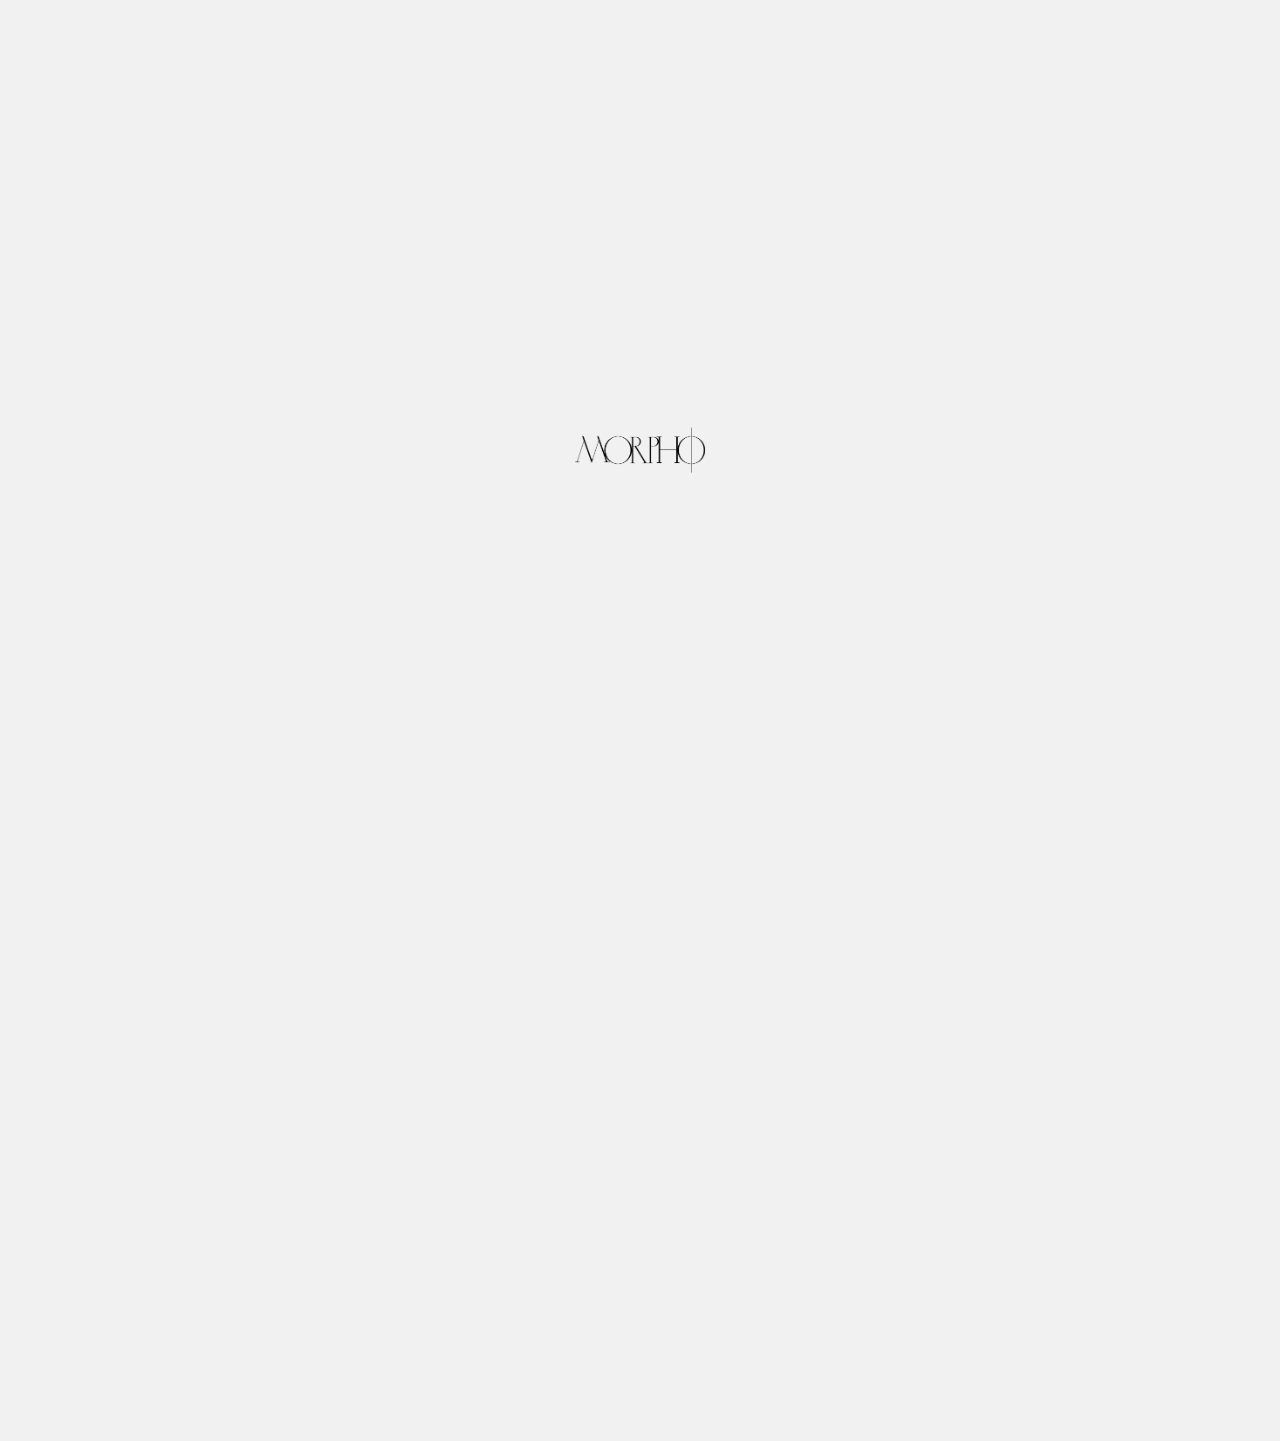
<file: index.html>
<!DOCTYPE html>
<html lang="ja">
<head>
    <meta charset="UTF-8">
    <meta name="viewport" content="width=device-width, initial-scale=1.0">
    <title>MORPHO</title>
    <link rel="stylesheet" href="style.css"> <link rel="stylesheet" href="top.css">
    
    <link rel="preconnect" href="https://fonts.googleapis.com">
    <link rel="preconnect" href="https://fonts.gstatic.com" crossorigin>
    <link href="https://fonts.googleapis.com/css2?family=Jost:wght@300;400&display=swap" rel="stylesheet">
</head>
<body>
    <div id="page-fader"></div>
    <div id="splash-screen">
        <img src="Assets/morpho-logo.png" alt="MORPHO Logo" class="splash-logo">
    </div>
    <div class="container">

        <header>
            <nav>
                <ul class="nav-left">
                    <li><a href="index.html">Top</a></li>
                    <li><a href="tool.html">Tool</a></li>
                </ul>
                <div class="logo">
                    <a href="index.html">
                        <img src="Assets/morpho-logo.png" alt="MORPHO Logo">
                    </a>
                </div>
                <ul class="nav-right">
                </ul>
            </nav>
        </header>

        <main>
            <div class="video-placeholder">
                <video id="main-video" src="Assets/neopro_v3.mp4" width="100%" muted playsinline>
                </video>
            </div>
        </main>

        <section id="content-start">
            <p class="content-text-main">
                小さな穴をたくさん開けると<br>
                角度によって変化する効果が生まれた。
            </p>

            <div class="content-images">
                <img src="Assets/morpho_zukai.png" alt="Morpho Zukai">
            </div>

            <p class="content-text-sub">
                この発見をもとに、<br>
                穴あけ加工と見え方の関係を<br>
                研究しています。
            </p>

            <h2 class="tool-title">
                <a href="tool.html" class="title-link">Tool</a>
            </h2>
            
            </section>

    </div> <script src="common.js"></script> <script src="top.js"></script>
    
</body>
</html>
</file>
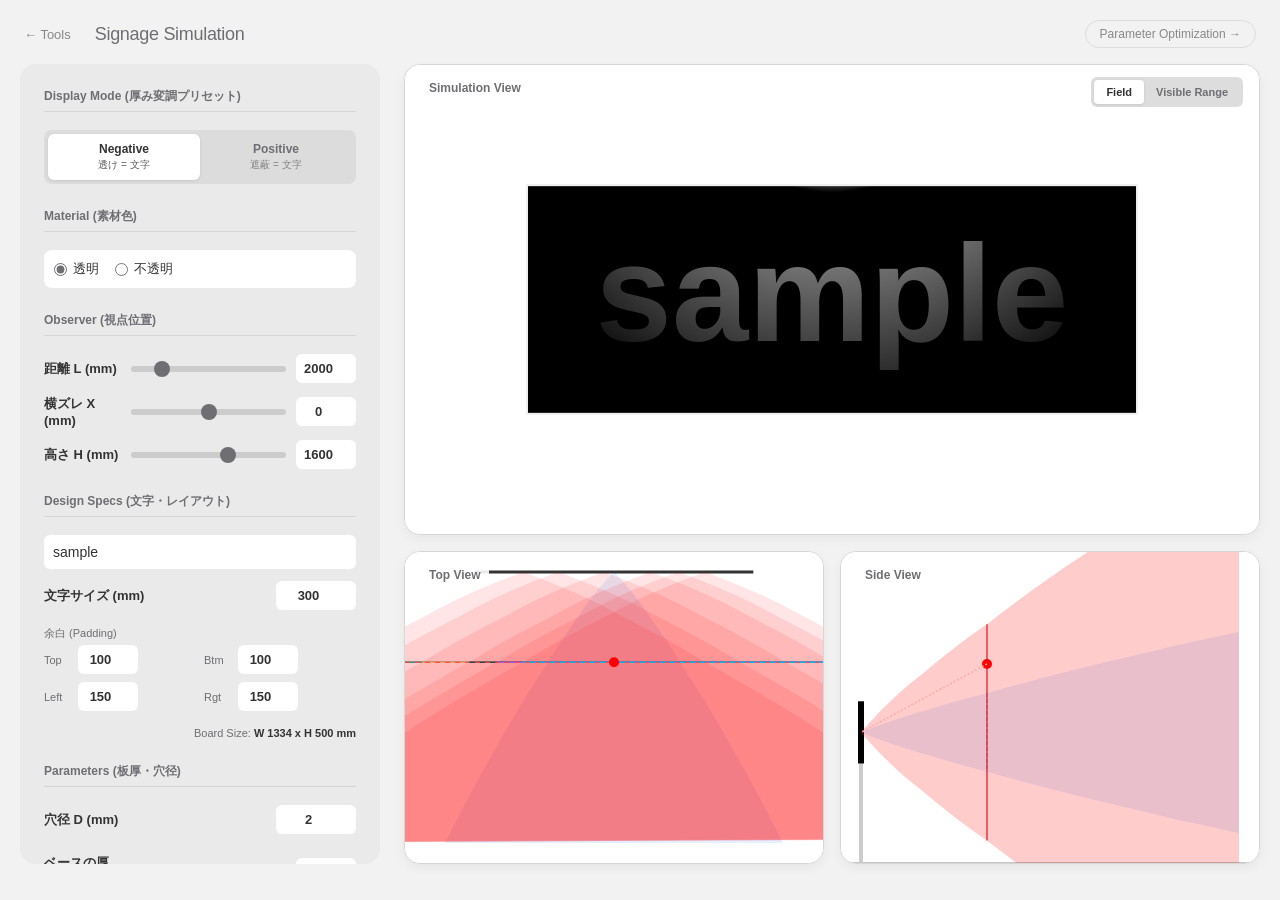
<file: signage-simulation.html>
<!DOCTYPE html>
<html lang="ja">
<head>
    <meta charset="UTF-8">
    <meta name="viewport" content="width=device-width, initial-scale=1.0">
    <title>Signage Simulation - MORPHO</title>
    <style>
        
        :root {
            --bg-color: #f2f2f2;
            --panel-bg: #eaeaea;
            --accent-color: #6e6e73;
            --text-main: #333333;
            --text-sub: #6e6e73;
            --border-color: #d6d6d8;
            --shadow-soft: 0 4px 12px rgba(0,0,0,0.05);
            --radius-main: 16px;
        }

        * { margin: 0; padding: 0; box-sizing: border-box; font-family: -apple-system, BlinkMacSystemFont, "Helvetica Neue", "Segoe UI", sans-serif; }

        body {
            background-color: var(--bg-color);
            color: var(--text-main);
            display: flex;
            flex-direction: column;
            align-items: center;
            min-height: 100vh;
            padding: 20px;
        }

        
        .tool-nav {
            width: 100%;
            max-width: 1400px;
            display: flex;
            justify-content: space-between;
            align-items: center;
            margin-bottom: 16px;
            padding: 0 4px;
        }
        .tool-nav-left {
            display: flex;
            align-items: center;
            gap: 24px;
        }
        .tool-nav-back {
            font-size: 13px;
            color: #888;
            text-decoration: none;
            display: flex;
            align-items: center;
            gap: 6px;
            transition: color 0.2s;
        }
        .tool-nav-back:hover { color: #555; }
        .tool-nav-title {
            font-size: 18px;
            font-weight: 500;
            color: var(--accent-color);
            letter-spacing: -0.3px;
        }
        .tool-nav-switch {
            font-size: 12px;
            color: #888;
            text-decoration: none;
            padding: 6px 14px;
            border: 1px solid #ddd;
            border-radius: 20px;
            transition: all 0.2s;
        }
        .tool-nav-switch:hover {
            color: #555;
            border-color: #bbb;
            background: #fff;
        }

        
        #app-container {
            display: grid;
            grid-template-columns: 360px 1fr;
            gap: 24px;
            width: 100%;
            max-width: 1400px;
            height: calc(100vh - 100px);
            min-height: 750px;
        }

        @media (max-width: 1000px) {
            #app-container { grid-template-columns: 1fr; height: auto; }
        }

        
        #sidebar {
            background-color: var(--panel-bg);
            border-radius: var(--radius-main);
            padding: 24px;
            overflow-y: auto;
            display: flex;
            flex-direction: column;
            gap: 24px;
            height: 100%;
        }

        .control-block {
            display: flex;
            flex-direction: column;
            gap: 12px;
        }

        .section-label {
            font-size: 12px;
            font-weight: 700;
            color: var(--text-sub);
            border-bottom: 1px solid var(--border-color);
            padding-bottom: 6px;
            margin-bottom: 6px;
            display: block;
        }

        
        .input-row {
            display: flex;
            justify-content: space-between;
            align-items: center;
            gap: 10px;
            font-size: 13px;
            font-weight: 600;
            color: var(--text-main);
        }
        
        .input-row label { flex: 1; }

        input[type="range"] {
            flex: 2;
            -webkit-appearance: none;
            height: 6px;
            background: #ccc;
            border-radius: 3px;
            outline: none;
        }
        input[type="range"]::-webkit-slider-thumb {
            -webkit-appearance: none;
            width: 16px;
            height: 16px;
            background: var(--accent-color);
            border-radius: 50%;
            cursor: pointer;
            transition: transform 0.1s;
        }
        input[type="range"]::-webkit-slider-thumb:hover { transform: scale(1.1); }

        input[type="number"] {
            width: 60px;
            padding: 6px;
            border-radius: 6px;
            border: 1px solid transparent;
            background: white;
            text-align: center;
            font-size: 13px;
            color: var(--text-main);
            font-weight: 600;
        }
        input[type="number"]:focus { outline: none; border-color: var(--accent-color); }

        input[type="text"] {
            width: 100%;
            padding: 8px;
            border-radius: 6px;
            border: 1px solid transparent;
            background: white;
            font-size: 14px;
            color: var(--text-main);
        }

        select {
            width: 100%;
            padding: 8px;
            border-radius: 6px;
            border: 1px solid transparent;
            background: white;
            font-size: 13px;
            color: var(--text-main);
            cursor: pointer;
        }

        
        .mode-switch {
            display: flex;
            background: #dcdcdc;
            padding: 4px;
            border-radius: 8px;
        }
        .mode-btn {
            flex: 1;
            padding: 8px;
            border-radius: 6px;
            border: none;
            background: transparent;
            font-size: 12px;
            font-weight: 600;
            color: var(--text-sub);
            cursor: pointer;
            text-align: center;
            transition: all 0.2s;
        }
        .mode-btn span.sub { display: block; font-size: 10px; font-weight: 400; margin-top: 2px; opacity: 0.8; }
        .mode-btn.active {
            background: white;
            color: var(--text-main);
            box-shadow: 0 1px 3px rgba(0,0,0,0.1);
        }

        
        .radio-group {
            display: flex;
            gap: 16px;
            background: white;
            padding: 10px;
            border-radius: 8px;
        }
        .radio-label {
            display: flex;
            align-items: center;
            gap: 6px;
            font-size: 13px;
            cursor: pointer;
        }
        input[type="radio"] { accent-color: var(--accent-color); }

        .brightness-panel {
            background: white;
            padding: 12px;
            border-radius: 8px;
            margin-top: 8px;
            display: none; 
        }
        .color-preview-bar {
            height: 6px;
            width: 100%;
            border-radius: 3px;
            margin-top: 8px;
            border: 1px solid #ddd;
            background: #808080;
        }

        
        .padding-grid {
            display: grid;
            grid-template-columns: 1fr 1fr;
            gap: 8px;
        }
        .padding-grid div { display: flex; align-items: center; gap: 4px; }
        .padding-grid label { font-size: 11px; color: var(--text-sub); width: 30px;}

        .scroll-area {
            max-height: 200px;
            overflow-y: auto;
            background: #f9f9f9;
            border-radius: 8px;
            padding: 10px;
            border: 1px solid var(--border-color);
        }
        .char-slider-row {
            display: flex;
            align-items: center;
            gap: 8px;
            margin-bottom: 8px;
            font-size: 12px;
        }

        
        #main-view {
            display: flex;
            flex-direction: column;
            gap: 16px;
            height: 100%;
        }

        .view-card {
            background: white;
            border-radius: var(--radius-main);
            box-shadow: var(--shadow-soft);
            border: 1px solid var(--border-color);
            position: relative;
            overflow: hidden;
            display: flex;
            flex-direction: column;
        }

        .sim-section { flex: 3; min-height: 300px; }
        .analysis-section { 
            flex: 2; 
            display: flex; 
            gap: 16px; 
            min-height: 200px;
        }
        .sub-view { 
            flex: 1; 
            background: white;
            border-radius: var(--radius-main);
            box-shadow: var(--shadow-soft);
            border: 1px solid var(--border-color);
            position: relative;
            overflow: hidden;
        }

        .view-label {
            position: absolute;
            top: 12px; left: 16px;
            font-size: 12px;
            font-weight: 700;
            color: var(--accent-color);
            background: rgba(255,255,255,0.9);
            padding: 4px 8px;
            border-radius: 4px;
            pointer-events: none;
            z-index: 10;
        }

        canvas { width: 100%; height: 100%; display: block; }

        
        .view-mode-switch {
            position: absolute;
            top: 12px;
            right: 16px;
            display: flex;
            background: rgba(220,220,220,0.95);
            padding: 3px;
            border-radius: 6px;
            z-index: 10;
        }
        .view-mode-btn {
            padding: 6px 12px;
            border-radius: 4px;
            border: none;
            background: transparent;
            font-size: 11px;
            font-weight: 600;
            color: var(--text-sub);
            cursor: pointer;
            transition: all 0.2s;
        }
        .view-mode-btn.active {
            background: white;
            color: var(--text-main);
            box-shadow: 0 1px 3px rgba(0,0,0,0.1);
        }

        
        .hidden-color-input {
            position: absolute;
            opacity: 0;
            pointer-events: none;
        }

    </style>
</head>
<body>

    <nav class="tool-nav">
        <div class="tool-nav-left">
            <a href="tool.html" class="tool-nav-back">← Tools</a>
            <span class="tool-nav-title">Signage Simulation</span>
        </div>
        <a href="parameter-optimization.html" class="tool-nav-switch">Parameter Optimization →</a>
    </nav>

    <div id="app-container">
        
        <aside id="sidebar">
            
            <div class="control-block">
                <span class="section-label">Display Mode (厚み変調プリセット)</span>
                <div class="mode-switch">
                    <button class="mode-btn active" id="btnNegative" onclick="setMode('negative')">
                        Negative
                        <span class="sub">透け = 文字</span>
                    </button>
                    <button class="mode-btn" id="btnPositive" onclick="setMode('positive')">
                        Positive
                        <span class="sub">遮蔽 = 文字</span>
                    </button>
                </div>
            </div>

            <div class="control-block">
                <span class="section-label">Material (素材色)</span>
                <div class="radio-group">
                    <label class="radio-label"><input type="radio" name="mat_type" value="transparent" checked> 透明</label>
                    <label class="radio-label"><input type="radio" name="mat_type" value="opaque"> 不透明</label>
                </div>
                
                <div class="brightness-panel" id="group-brightness">
                    <div class="input-row" style="margin-bottom:8px;">
                        <span>明るさ</span>
                        <span id="val-brightness">128</span>
                    </div>
                    <input type="range" id="input-brightness" min="0" max="255" value="128" style="width:100%">
                    <div class="color-preview-bar" id="preview-color-bar"></div>
                    <div style="display:flex; justify-content:space-between; font-size:10px; color:#999; margin-top:4px;">
                        <span>Black (0)</span><span>White (255)</span>
                    </div>
                </div>
            </div>

            <div class="control-block">
                <span class="section-label">Observer (視点位置)</span>
                <div class="input-row">
                    <label>距離 L (mm)</label>
                    <input type="range" id="paramL" min="400" max="10000" step="100" value="2000">
                    <input type="number" id="numL" value="2000" step="100">
                </div>
                <div class="input-row">
                    <label>横ズレ X (mm)</label>
                    <input type="range" id="paramObsX" min="-5000" max="5000" step="10" value="0">
                    <input type="number" id="numObsX" value="0" step="10">
                </div>
                <div class="input-row">
                    <label>高さ H (mm)</label>
                    <input type="range" id="paramObsHeight" min="0" max="2500" step="10" value="1600">
                    <input type="number" id="numObsHeight" value="1600" step="10">
                </div>
            </div>

            <div class="control-block">
                <span class="section-label">Design Specs (文字・レイアウト)</span>
                <div class="input-row">
                    <input type="text" id="inputText" value="sample">
                </div>
                <div class="input-row">
                    <label>文字サイズ (mm)</label>
                    <input type="number" id="inputFontSize" value="300" step="10" style="width:80px;">
                </div>
                
                <div style="margin-top:4px;">
                    <label style="font-size:11px; color:var(--text-sub); display:block; margin-bottom:4px;">余白 (Padding)</label>
                    <div class="padding-grid">
                        <div><label>Top</label><input type="number" id="padTop" value="100"></div>
                        <div><label>Btm</label><input type="number" id="padBtm" value="100"></div>
                        <div><label>Left</label><input type="number" id="padLeft" value="150"></div>
                        <div><label>Rgt</label><input type="number" id="padRight" value="150"></div>
                    </div>
                </div>
                <div style="text-align:right; font-size:11px; color:var(--text-sub); margin-top:4px;">
                    Board Size: <span id="dispSize" style="font-weight:700; color:var(--text-main)">-</span>
                </div>
            </div>

            <div class="control-block">
                <span class="section-label">Parameters (板厚・穴径)</span>
                
                <div class="input-row">
                    <label>穴径 D (mm)</label>
                    <input type="number" id="paramD" value="2" min="0.5" max="10" step="0.5" style="width:80px;">
                </div>

                <div class="input-row" style="margin-top:8px;">
                    <label>ベースの厚み T_base</label>
                    <input type="range" id="paramBaseT" min="1" max="50" step="0.5" value="20">
                    <input type="number" id="numBaseT" value="20" step="0.5">
                </div>

                <div style="margin-top:8px;">
                    <label style="font-size:12px; font-weight:600; color:var(--text-main); margin-bottom:6px; display:block;">
                        文字ごとの厚み T_char
                    </label>
                    <div class="scroll-area" id="textSlidersContainer">
                        </div>
                </div>
            </div>

        </aside>

        <main id="main-view">
            <div class="view-card sim-section">
                <div class="view-label">Simulation View</div>
                <div class="view-mode-switch">
                    <button class="view-mode-btn active" id="btnViewField" onclick="setViewMode('field')">Field</button>
                    <button class="view-mode-btn" id="btnViewRange" onclick="setViewMode('range')">Visible Range</button>
                </div>
                <canvas id="canvasSim"></canvas>
                <input type="color" id="hiddenColorPicker" class="hidden-color-input">
            </div>
            
            <div class="analysis-section">
                <div class="sub-view">
                    <div class="view-label">Top View</div>
                    <canvas id="canvasTop"></canvas>
                </div>
                <div class="sub-view">
                    <div class="view-label">Side View</div>
                    <canvas id="canvasSide"></canvas>
                </div>
            </div>
        </main>

    </div>

<script>
    
    const K0 = 0.961;
    const TABLE_K_DT = [{x:0.25,y:1.275},{x:0.33,y:1.187},{x:0.37,y:1.147},{x:0.40,y:1.121},{x:0.45,y:1.082},{x:0.50,y:1.048},{x:0.60,y:1.000},{x:0.66,y:0.972},{x:0.83,y:0.906},{x:0.90,y:0.885},{x:1.00,y:0.857},{x:1.20,y:0.811},{x:1.25,y:0.801},{x:1.50,y:0.757}];
    const TABLE_K_DIST = [{x:0.5,y:1.193},{x:1.0,y:1.091},{x:2.0,y:1.000},{x:4.0,y:0.917},{x:6.0,y:0.857}];
    
    
    const COEFF_TRANS_TEXT = 1.000;
    const COEFF_TRANS_BG = 1.132;
    
    const OPAQUE_DATA = { black: {text:0.947, bg:1.341}, white: {text:0.713, bg:1.001} };

    
    const DEFAULT_COLORS = [
        '#e63946', '#2a9d8f', '#f4a261', '#264653', '#9b5de5',
        '#00bbf9', '#00f5d4', '#fee440', '#f15bb5', '#3a86ff'
    ];

    
    function interpolate(val, table) {
        table.sort((a,b)=>a.x-b.x);
        if(val<=table[0].x) { const p1=table[0],p2=table[1]; return p1.y+(val-p1.x)*(p2.y-p1.y)/(p2.x-p1.x); }
        if(val>=table[table.length-1].x) { const p1=table[table.length-2],p2=table[table.length-1]; return p2.y+(val-p2.x)*(p2.y-p1.y)/(p2.x-p1.x); }
        for(let i=0; i<table.length-1; i++) {
            if(val>=table[i].x && val<table[i+1].x) {
                const p1=table[i], p2=table[i+1];
                return p1.y+(val-p1.x)*(p2.y-p1.y)/(p2.x-p1.x);
            }
        }
        return table[0].y;
    }

    
    function getColContCoefficient(matType, brightness, task) {
        if (matType === 'transparent') {
            return task === 'text' ? COEFF_TRANS_TEXT : COEFF_TRANS_BG;
        } else {
            
            const r = brightness / 255.0;
            const start = OPAQUE_DATA.black[task==='text'?'text':'bg'];
            const end = OPAQUE_DATA.white[task==='text'?'text':'bg'];
            return start + (end - start) * r;
        }
    }

    
    function calculateAlpha(T, D, L_meter, taskType, matType, brightness) {
        const geomDeg = (2 * Math.atan(D / T)) * (180 / Math.PI);
        const k_dt = interpolate(D / T, TABLE_K_DT);
        const k_dist = interpolate(L_meter, TABLE_K_DIST);
        const k_col = getColContCoefficient(matType, brightness, taskType);
        
        return geomDeg * K0 * k_dt * k_dist * k_col;
    }

    
    function calculateRMax(alphaDeg, L_mm, D_mm) {
        const halfRad = (alphaDeg * Math.PI / 180) / 2;
        return (D_mm / 2) + L_mm * Math.tan(halfRad);
    }


    

    const STAND_H = 800; 
    const MOUNT_Y = 800; 

    let FONT_SIZE_MM = 300;
    let BOARD_W = 0;
    let BOARD_H = 0;
    let CENTER_H = 0;
    let currentMode = 'negative';
    let currentViewMode = 'field';

    
    let zoomSim = 1;
    let zoomTop = 1;
    let zoomSide = 1;
    let panSim = { x: 0, y: 0 };
    let panTop = { x: 0, y: 0 };
    let panSide = { x: 0, y: 0 };

    let generatedLetters = [];
    let generatedBase = {}; 
    let letterColors = [];

    
    const cvSim = document.getElementById('canvasSim');
    const ctxSim = cvSim.getContext('2d');
    const cvTop = document.getElementById('canvasTop');
    const ctxTop = cvTop.getContext('2d');
    const cvSide = document.getElementById('canvasSide');
    const ctxSide = cvSide.getContext('2d');

    
    const els = {
        input: document.getElementById('inputText'),
        fontSize: document.getElementById('inputFontSize'),
        padTop: document.getElementById('padTop'),
        padBtm: document.getElementById('padBtm'),
        padLeft: document.getElementById('padLeft'),
        padRight: document.getElementById('padRight'),
        dispSize: document.getElementById('dispSize'),
        textContainer: document.getElementById('textSlidersContainer'),
        baseT: document.getElementById('paramBaseT'),
        numBaseT: document.getElementById('numBaseT'),
        L: document.getElementById('paramL'),
        D: document.getElementById('paramD'),
        ObsX: document.getElementById('paramObsX'),
        ObsH: document.getElementById('paramObsHeight'),
        numL: document.getElementById('numL'),
        numObsX: document.getElementById('numObsX'),
        numObsH: document.getElementById('numObsHeight'),
        btnNeg: document.getElementById('btnNegative'),
        btnPos: document.getElementById('btnPositive'),
        
        matRadios: document.getElementsByName('mat_type'),
        brightPanel: document.getElementById('group-brightness'),
        brightInput: document.getElementById('input-brightness'),
        brightVal: document.getElementById('val-brightness'),
        brightBar: document.getElementById('preview-color-bar'),
        
        btnViewField: document.getElementById('btnViewField'),
        btnViewRange: document.getElementById('btnViewRange'),
        colorPicker: document.getElementById('hiddenColorPicker')
    };

    
    function bindInput(rangeId, numId) {
        const range = document.getElementById(rangeId);
        const num = document.getElementById(numId);
        range.addEventListener('input', () => { num.value = range.value; update(); });
        num.addEventListener('input', () => { range.value = num.value; update(); });
    }
    bindInput('paramObsX', 'numObsX');
    bindInput('paramObsHeight', 'numObsHeight');
    bindInput('paramL', 'numL');
    bindInput('paramBaseT', 'numBaseT');
    
    document.getElementById('paramD').addEventListener('input', update);
    [els.input, els.fontSize, els.padTop, els.padBtm, els.padLeft, els.padRight].forEach(el => {
        el.addEventListener('input', regenerateStructure);
    });

    
    els.matRadios.forEach(r => r.addEventListener('change', (e) => {
        els.brightPanel.style.display = (e.target.value === 'opaque') ? 'block' : 'none';
        update();
    }));
    els.brightInput.addEventListener('input', (e) => {
        const v = e.target.value;
        els.brightVal.textContent = v;
        els.brightBar.style.background = `rgb(${v},${v},${v})`;
        update();
    });

    let textInputs = [];

    
    window.setViewMode = function(mode) {
        currentViewMode = mode;
        if (mode === 'field') {
            els.btnViewField.className = 'view-mode-btn active';
            els.btnViewRange.className = 'view-mode-btn';
        } else {
            els.btnViewField.className = 'view-mode-btn';
            els.btnViewRange.className = 'view-mode-btn active';
        }
        update();
    }

    
    window.setMode = function(mode) {
        currentMode = mode;
        if(mode === 'negative') {
            els.btnNeg.className = 'mode-btn active';
            els.btnPos.className = 'mode-btn';
            updateAllSliders(5, 20); 
        } else {
            els.btnNeg.className = 'mode-btn';
            els.btnPos.className = 'mode-btn active';
            updateAllSliders(20, 5); 
        }
    }

    function updateAllSliders(textVal, baseVal) {
        els.baseT.value = baseVal;
        els.numBaseT.value = baseVal;
        textInputs.forEach(input => {
            input.value = textVal;
            input.nextElementSibling.value = textVal; 
        });
        update();
    }

    
    function regenerateStructure() {
        const text = els.input.value || " ";
        FONT_SIZE_MM = parseFloat(els.fontSize.value) || 300;
        const padT = parseFloat(els.padTop.value) || 0;
        const padB = parseFloat(els.padBtm.value) || 0;
        const padL = parseFloat(els.padLeft.value) || 0;
        const padR = parseFloat(els.padRight.value) || 0;

        const tempCtx = document.createElement('canvas').getContext('2d');
        tempCtx.font = `bold ${FONT_SIZE_MM}px Arial, sans-serif`;

        generatedLetters = [];
        letterColors = [];
        let currentX = padL;

        for (let i = 0; i < text.length; i++) {
            const char = text[i];
            const w = tempCtx.measureText(char).width;
            generatedLetters.push({
                char: char,
                x: currentX,
                w: w,
                y_baseline: padT + FONT_SIZE_MM * 0.8,
                size: FONT_SIZE_MM,
                defaultT: currentMode === 'negative' ? 5 : 20 
            });
            letterColors.push(DEFAULT_COLORS[i % DEFAULT_COLORS.length]);
            currentX += w;
        }

        const totalTextWidth = currentX - padL;
        BOARD_W = padL + totalTextWidth + padR;
        BOARD_H = padT + FONT_SIZE_MM + padB;
        CENTER_H = MOUNT_Y + BOARD_H / 2;
        els.dispSize.innerText = `W ${Math.round(BOARD_W)} x H ${Math.round(BOARD_H)} mm`;

        generatedBase = { x: 0, y: 0, w: BOARD_W, h: BOARD_H };

        rebuildTextSliders();
        update();
    }

    function rebuildTextSliders() {
        const container = els.textContainer;
        container.innerHTML = ''; 
        textInputs = [];

        generatedLetters.forEach((l, index) => {
            const row = document.createElement('div');
            row.className = 'char-slider-row';

            const label = document.createElement('label');
            label.textContent = `"${l.char}"`;
            label.style.width = '20px';
            label.style.fontWeight = 'bold';

            const range = document.createElement('input');
            range.type = 'range';
            range.min = '1'; range.max = '50'; range.step = '0.5';
            range.value = l.defaultT;
            range.style.flex = '1';

            const num = document.createElement('input');
            num.type = 'number';
            num.value = l.defaultT;
            num.style.width = '50px';

            range.addEventListener('input', () => { num.value = range.value; update(); });
            num.addEventListener('input', () => { range.value = num.value; update(); });

            textInputs.push(range);
            row.appendChild(label);
            row.appendChild(range);
            row.appendChild(num);
            container.appendChild(row);
        });
    }

    let selectedLetterIndex = -1;

    function openColorPicker(index) {
        selectedLetterIndex = index;
        els.colorPicker.value = letterColors[index];
        els.colorPicker.click();
    }

    els.colorPicker.addEventListener('change', (e) => {
        if (selectedLetterIndex >= 0 && selectedLetterIndex < letterColors.length) {
            letterColors[selectedLetterIndex] = e.target.value;
            update();
        }
        selectedLetterIndex = -1;
    });

    
    let isDragging = false;
    let dragTarget = null;
    let dragStartX = 0;
    let dragStartY = 0;
    let dragStartPan = { x: 0, y: 0 };

    
    let lastDrawData = {
        scale: 1,
        ox: 0,
        oy: 0,
        letters: []
    };

    
    cvSim.addEventListener('click', (e) => {
        if (currentViewMode !== 'range') return;

        const rect = cvSim.getBoundingClientRect();
        const clickX = (e.clientX - rect.left) * (cvSim.width / rect.width);
        const clickY = (e.clientY - rect.top) * (cvSim.height / rect.height);

        
        for (let i = lastDrawData.letters.length - 1; i >= 0; i--) {
            const l = lastDrawData.letters[i];
            const dist = Math.sqrt((clickX - l.cx) ** 2 + (clickY - l.cy) ** 2);
            
            
            if (Math.abs(dist - l.rPx) < 20) {
                openColorPicker(i);
                return;
            }
        }
    });

    
    cvSim.addEventListener('mousemove', (e) => {
        if (isDragging) return;
        
        if (currentViewMode !== 'range') {
            cvSim.style.cursor = 'grab';
            return;
        }

        const rect = cvSim.getBoundingClientRect();
        const mouseX = (e.clientX - rect.left) * (cvSim.width / rect.width);
        const mouseY = (e.clientY - rect.top) * (cvSim.height / rect.height);

        let nearCircle = false;
        for (let i = 0; i < lastDrawData.letters.length; i++) {
            const l = lastDrawData.letters[i];
            const dist = Math.sqrt((mouseX - l.cx) ** 2 + (mouseY - l.cy) ** 2);
            if (Math.abs(dist - l.rPx) < 20) {
                nearCircle = true;
                break;
            }
        }
        cvSim.style.cursor = nearCircle ? 'pointer' : 'grab';
    });

    
    function handleZoom(e, canvasType) {
        e.preventDefault();
        const delta = e.deltaY > 0 ? 0.9 : 1.1;
        const rect = e.target.getBoundingClientRect();
        const mouseX = e.clientX - rect.left;
        const mouseY = e.clientY - rect.top;
        
        if (canvasType === 'sim') {
            const oldZoom = zoomSim;
            zoomSim = Math.max(0.5, Math.min(5, zoomSim * delta));
            
            const zoomRatio = zoomSim / oldZoom;
            panSim.x = mouseX - (mouseX - panSim.x) * zoomRatio;
            panSim.y = mouseY - (mouseY - panSim.y) * zoomRatio;
        } else if (canvasType === 'top') {
            const oldZoom = zoomTop;
            zoomTop = Math.max(0.5, Math.min(5, zoomTop * delta));
            const zoomRatio = zoomTop / oldZoom;
            panTop.x = mouseX - (mouseX - panTop.x) * zoomRatio;
            panTop.y = mouseY - (mouseY - panTop.y) * zoomRatio;
        } else if (canvasType === 'side') {
            const oldZoom = zoomSide;
            zoomSide = Math.max(0.5, Math.min(5, zoomSide * delta));
            const zoomRatio = zoomSide / oldZoom;
            panSide.x = mouseX - (mouseX - panSide.x) * zoomRatio;
            panSide.y = mouseY - (mouseY - panSide.y) * zoomRatio;
        }
        update();
    }

    cvSim.addEventListener('wheel', (e) => handleZoom(e, 'sim'), { passive: false });
    cvTop.addEventListener('wheel', (e) => handleZoom(e, 'top'), { passive: false });
    cvSide.addEventListener('wheel', (e) => handleZoom(e, 'side'), { passive: false });

    
    cvSim.addEventListener('dblclick', () => { zoomSim = 1; panSim = { x: 0, y: 0 }; update(); });
    cvTop.addEventListener('dblclick', () => { zoomTop = 1; panTop = { x: 0, y: 0 }; update(); });
    cvSide.addEventListener('dblclick', () => { zoomSide = 1; panSide = { x: 0, y: 0 }; update(); });

    
    function handleDragStart(e, canvasType) {
        
        if (canvasType === 'sim' && currentViewMode === 'range') {
            const rect = cvSim.getBoundingClientRect();
            const mouseX = (e.clientX - rect.left) * (cvSim.width / rect.width);
            const mouseY = (e.clientY - rect.top) * (cvSim.height / rect.height);
            
            for (let i = 0; i < lastDrawData.letters.length; i++) {
                const l = lastDrawData.letters[i];
                const dist = Math.sqrt((mouseX - l.cx) ** 2 + (mouseY - l.cy) ** 2);
                if (Math.abs(dist - l.rPx) < 20) {
                    return;
                }
            }
        }
        
        isDragging = true;
        dragTarget = canvasType;
        dragStartX = e.clientX;
        dragStartY = e.clientY;
        
        if (canvasType === 'sim') {
            dragStartPan = { ...panSim };
            cvSim.style.cursor = 'grabbing';
        } else if (canvasType === 'top') {
            dragStartPan = { ...panTop };
            cvTop.style.cursor = 'grabbing';
        } else if (canvasType === 'side') {
            dragStartPan = { ...panSide };
            cvSide.style.cursor = 'grabbing';
        }
    }

    function handleDragMove(e) {
        if (!isDragging) return;
        
        const dx = e.clientX - dragStartX;
        const dy = e.clientY - dragStartY;
        
        if (dragTarget === 'sim') {
            panSim.x = dragStartPan.x + dx;
            panSim.y = dragStartPan.y + dy;
        } else if (dragTarget === 'top') {
            panTop.x = dragStartPan.x + dx;
            panTop.y = dragStartPan.y + dy;
        } else if (dragTarget === 'side') {
            panSide.x = dragStartPan.x + dx;
            panSide.y = dragStartPan.y + dy;
        }
        
        update();
    }

    function handleDragEnd() {
        if (isDragging) {
            isDragging = false;
            if (dragTarget === 'sim') {
                cvSim.style.cursor = currentViewMode === 'range' ? 'default' : 'grab';
            } else if (dragTarget === 'top') {
                cvTop.style.cursor = 'grab';
            } else if (dragTarget === 'side') {
                cvSide.style.cursor = 'grab';
            }
            dragTarget = null;
        }
    }

    cvSim.addEventListener('mousedown', (e) => handleDragStart(e, 'sim'));
    cvTop.addEventListener('mousedown', (e) => handleDragStart(e, 'top'));
    cvSide.addEventListener('mousedown', (e) => handleDragStart(e, 'side'));

    document.addEventListener('mousemove', handleDragMove);
    document.addEventListener('mouseup', handleDragEnd);

    
    cvSim.style.cursor = 'grab';
    cvTop.style.cursor = 'grab';
    cvSide.style.cursor = 'grab';

    

    function update() {
        const L = parseFloat(els.L.value);
        const D = parseFloat(els.D.value);
        const obsX = parseFloat(els.ObsX.value);
        const obsH = parseFloat(els.ObsH.value);
        const baseT = parseFloat(els.baseT.value);
        const T_chars = textInputs.map(input => parseFloat(input.value));
        
        
        const matType = document.querySelector('input[name="mat_type"]:checked').value;
        const brightness = parseInt(els.brightInput.value);

        
        const alphaBase = calculateAlpha(baseT, D, L/1000, 'background', matType, brightness);
        const rMaxBase = calculateRMax(alphaBase, L, D);

        const lettersData = generatedLetters.map((l, i) => {
            const tVal = T_chars[i];
            const alpha = calculateAlpha(tVal, D, L/1000, 'text', matType, brightness);
            const rMax = calculateRMax(alpha, L, D);
            return { ...l, alpha, rMax, tVal, color: letterColors[i] };
        });

        
        const baseColorVal = (matType==='opaque') ? brightness : 0;
        
        if (currentViewMode === 'field') {
            drawSim(L, D, lettersData, rMaxBase, obsX, obsH, baseColorVal);
        } else {
            drawSimVisibleRange(L, D, lettersData, rMaxBase, obsX, obsH);
        }
        
        drawTopView(L, lettersData, rMaxBase, obsX, baseColorVal);
        drawSideView(L, lettersData, rMaxBase, obsH, baseColorVal);
    }

    function drawSim(L, D, lettersData, rMaxBase, obsX, obsH, baseCol) {
        const ctx = ctxSim;
        cvSim.width = cvSim.clientWidth; cvSim.height = cvSim.clientHeight;
        
        const baseScale = Math.min(cvSim.width / (BOARD_W * 1.4), cvSim.height / (BOARD_H * 1.6));
        const scale = baseScale * zoomSim;
        const ox = (cvSim.width - BOARD_W * scale) / 2 + panSim.x;
        const oy = (cvSim.height - BOARD_H * scale) / 2 + panSim.y;

        ctx.fillStyle = '#fff'; ctx.fillRect(0, 0, cvSim.width, cvSim.height);

        const obsY_rel = -(obsH - CENTER_H); 
        const obsCX = ox + (BOARD_W/2 + obsX) * scale;
        const obsCY = oy + (BOARD_H/2 + obsY_rel) * scale;

        
        ctx.save();
        ctx.beginPath();
        ctx.rect(ox, oy, BOARD_W*scale, BOARD_H*scale);
        ctx.clip();

        const cssBaseColor = `rgb(${baseCol},${baseCol},${baseCol})`;
        ctx.fillStyle = cssBaseColor; 
        ctx.fillRect(0,0,cvSim.width, cvSim.height);

        const rBasePx = rMaxBase * scale;
        const gHole = ctx.createRadialGradient(obsCX, obsCY, 0, obsCX, obsCY, rBasePx);
        gHole.addColorStop(0, 'rgba(255, 255, 255, 1)'); 
        gHole.addColorStop(0.8, 'rgba(255, 255, 255, 0.8)');
        gHole.addColorStop(1, 'rgba(255, 255, 255, 0)');
        
        ctx.fillStyle = gHole;
        ctx.fillRect(ox, oy, BOARD_W*scale, BOARD_H*scale);
        ctx.restore();

        
        lettersData.forEach(l => {
            const tx = ox + l.x * scale;
            const ty = oy + l.y_baseline * scale;
            const rCharPx = l.rMax * scale;

            const offCv = document.createElement('canvas');
            offCv.width = cvSim.width; offCv.height = cvSim.height;
            const offCtx = offCv.getContext('2d');
            
            offCtx.fillStyle = '#000'; 
            offCtx.font = `bold ${l.size * scale}px Arial, sans-serif`;
            offCtx.textAlign = 'left'; 
            offCtx.fillText(l.char, tx, ty);
            
            const gChar = offCtx.createRadialGradient(obsCX, obsCY, 0, obsCX, obsCY, rCharPx);
            
            if (currentMode === 'negative') {
                gChar.addColorStop(0, 'rgba(255, 255, 255, 1)');
                gChar.addColorStop(1, 'rgba(255, 255, 255, 0)');
                
                offCtx.globalCompositeOperation = 'source-in';
                offCtx.fillStyle = gChar;
                offCtx.fillRect(0,0,offCv.width, offCv.height);
                
                ctx.drawImage(offCv, 0, 0);

            } else {
                const offCv2 = document.createElement('canvas');
                offCv2.width = cvSim.width; offCv2.height = cvSim.height;
                const ctx2 = offCv2.getContext('2d');
                
                ctx2.fillStyle = cssBaseColor;
                ctx2.font = `bold ${l.size * scale}px Arial, sans-serif`;
                ctx2.fillText(l.char, tx, ty); 
                
                const gTextHole = ctx2.createRadialGradient(obsCX, obsCY, 0, obsCX, obsCY, rCharPx);
                gTextHole.addColorStop(0, 'rgba(0,0,0,1)');
                gTextHole.addColorStop(1, 'rgba(0,0,0,0)');
                
                ctx2.globalCompositeOperation = 'destination-out';
                ctx2.fillStyle = gTextHole;
                ctx2.fillRect(0,0,offCv2.width, offCv2.height);
                
                ctx.drawImage(offCv2, 0, 0);
            }
        });
        
        ctx.strokeStyle = '#eee'; ctx.lineWidth = 2;
        ctx.strokeRect(ox, oy, BOARD_W*scale, BOARD_H*scale);
        
        
        if (zoomSim !== 1) {
            ctx.fillStyle = 'rgba(0,0,0,0.5)';
            ctx.font = '11px Arial';
            ctx.textAlign = 'right';
            ctx.fillText(`${Math.round(zoomSim * 100)}%`, cvSim.width - 10, cvSim.height - 10);
        }
    }

    
    function drawSimVisibleRange(L, D, lettersData, rMaxBase, obsX, obsH) {
        const ctx = ctxSim;
        cvSim.width = cvSim.clientWidth; cvSim.height = cvSim.clientHeight;
        
        const baseScale = Math.min(cvSim.width / (BOARD_W * 1.4), cvSim.height / (BOARD_H * 1.6));
        const scale = baseScale * zoomSim;
        const ox = (cvSim.width - BOARD_W * scale) / 2 + panSim.x;
        const oy = (cvSim.height - BOARD_H * scale) / 2 + panSim.y;

        
        lastDrawData.scale = scale;
        lastDrawData.ox = ox;
        lastDrawData.oy = oy;
        lastDrawData.letters = [];

        
        ctx.fillStyle = '#fafafa';
        ctx.fillRect(0, 0, cvSim.width, cvSim.height);

        
        ctx.strokeStyle = '#aaa';
        ctx.lineWidth = 2;
        ctx.strokeRect(ox, oy, BOARD_W * scale, BOARD_H * scale);

        
        ctx.strokeStyle = '#888';
        ctx.lineWidth = 1.5;
        ctx.font = `bold ${FONT_SIZE_MM * scale}px Arial, sans-serif`;
        ctx.textAlign = 'left';
        
        lettersData.forEach((l) => {
            const tx = ox + l.x * scale;
            const ty = oy + l.y_baseline * scale;
            ctx.strokeText(l.char, tx, ty);
        });

        
        lettersData.forEach((l, i) => {
            
            const letterCX = ox + (l.x + l.w / 2) * scale;
            const letterCY = oy + (l.y_baseline - l.size * 0.35) * scale;
            const rPx = l.rMax * scale;

            
            lastDrawData.letters.push({
                cx: letterCX,
                cy: letterCY,
                rPx: rPx,
                index: i
            });

            
            ctx.strokeStyle = l.color;
            ctx.lineWidth = 1.5;
            ctx.beginPath();
            ctx.arc(letterCX, letterCY, rPx, 0, Math.PI * 2);
            ctx.stroke();
        });

        
        const boardCX = ox + (BOARD_W / 2) * scale;
        const boardCY = oy + (BOARD_H / 2) * scale;
        const rBasePx = rMaxBase * scale;
        
        ctx.strokeStyle = '#4a90d9';
        ctx.lineWidth = 1.5;
        ctx.setLineDash([6, 4]);
        ctx.beginPath();
        ctx.arc(boardCX, boardCY, rBasePx, 0, Math.PI * 2);
        ctx.stroke();
        ctx.setLineDash([]);

        
        ctx.fillStyle = '#999';
        ctx.font = '11px Arial, sans-serif';
        ctx.textAlign = 'left';
        ctx.fillText(`L = ${L} mm`, ox + 10, oy + BOARD_H * scale + 20);
        
        
        if (zoomSim !== 1) {
            ctx.fillStyle = 'rgba(0,0,0,0.5)';
            ctx.font = '11px Arial';
            ctx.textAlign = 'right';
            ctx.fillText(`${Math.round(zoomSim * 100)}%`, cvSim.width - 10, cvSim.height - 10);
        }
    }

    function drawTopView(L, letters, rMaxBase, obsX, baseCol) {
        const ctx = ctxTop;
        const cv = cvTop;
        cv.width = cv.clientWidth; cv.height = cv.clientHeight;
        
        const maxDisplayL = Math.max(L * 1.5, 6000);
        const displayWidth = Math.max(BOARD_W*1.5, Math.abs(obsX)*2 + 500);
        const baseScaleX = cv.width / displayWidth;
        const baseScaleY = (cv.height - 40) / maxDisplayL;
        
        const scaleX = baseScaleX * zoomTop;
        const scaleY = baseScaleY * zoomTop;
        const originX = cv.width / 2 + panTop.x;
        const boardY = 20 * zoomTop + panTop.y;

        ctx.fillStyle = '#fff'; ctx.fillRect(0,0,cv.width,cv.height);
        
        ctx.strokeStyle = '#333'; ctx.lineWidth = 3;
        ctx.beginPath(); 
        ctx.moveTo(originX - (BOARD_W/2)*scaleX, boardY); 
        ctx.lineTo(originX + (BOARD_W/2)*scaleX, boardY); 
        ctx.stroke();

        
        ctx.fillStyle = 'rgba(0, 100, 255, 0.1)';
        ctx.beginPath();
        ctx.moveTo(originX, boardY);
        const mat = document.querySelector('input[name="mat_type"]:checked').value;
        const bright = parseInt(els.brightInput.value);
        
        for(let y=0; y<=maxDisplayL; y+=100) {
            const alpha = calculateAlpha(parseFloat(els.baseT.value), parseFloat(els.D.value), y/1000, 'background', mat, bright);
            const r = calculateRMax(alpha, y, parseFloat(els.D.value));
            ctx.lineTo(originX + r*scaleX, boardY + y*scaleY);
        }
        for(let y=maxDisplayL; y>=0; y-=100) {
            const alpha = calculateAlpha(parseFloat(els.baseT.value), parseFloat(els.D.value), y/1000, 'background', mat, bright);
            const r = calculateRMax(alpha, y, parseFloat(els.D.value));
            ctx.lineTo(originX - r*scaleX, boardY + y*scaleY);
        }
        ctx.fill();

        
        const obsY = boardY + L * scaleY;

        
        
        const alphaBaseAtL = calculateAlpha(parseFloat(els.baseT.value), parseFloat(els.D.value), L/1000, 'background', mat, bright);
        const rBaseAtL = calculateRMax(alphaBaseAtL, L, parseFloat(els.D.value));
        
        ctx.strokeStyle = '#4a90d9';
        ctx.lineWidth = 1.5;
        ctx.setLineDash([4, 2]);
        ctx.beginPath();
        ctx.moveTo(originX - rBaseAtL * scaleX, obsY);
        ctx.lineTo(originX + rBaseAtL * scaleX, obsY);
        ctx.stroke();
        ctx.setLineDash([]);

        
        letters.forEach((l, i) => {
            const charCX = originX + (l.x + l.w/2 - BOARD_W/2)*scaleX;
            ctx.fillStyle = (currentMode === 'negative') ? 'rgba(255, 0, 0, 0.1)' : 'rgba(0,0,0,0.2)';
            
            ctx.beginPath();
            ctx.moveTo(charCX, boardY);
            for(let y=100; y<=maxDisplayL; y+=200) {
                const alpha = calculateAlpha(l.tVal, parseFloat(els.D.value), y/1000, 'text', mat, bright);
                const r = calculateRMax(alpha, y, parseFloat(els.D.value));
                ctx.lineTo(charCX + r*scaleX, boardY + y*scaleY);
            }
            for(let y=maxDisplayL; y>=100; y-=200) {
                const alpha = calculateAlpha(l.tVal, parseFloat(els.D.value), y/1000, 'text', mat, bright);
                const r = calculateRMax(alpha, y, parseFloat(els.D.value));
                ctx.lineTo(charCX - r*scaleX, boardY + y*scaleY);
            }
            ctx.fill();

            
            ctx.strokeStyle = l.color;
            ctx.lineWidth = 1.5;
            ctx.beginPath();
            ctx.moveTo(charCX - l.rMax * scaleX, obsY);
            ctx.lineTo(charCX + l.rMax * scaleX, obsY);
            ctx.stroke();
        });

        
        const obsDrawX = originX + obsX * scaleX;
        
        ctx.strokeStyle = '#ff4444'; ctx.setLineDash([5, 5]); ctx.lineWidth = 1;
        ctx.beginPath(); ctx.moveTo(0, obsY); ctx.lineTo(cv.width, obsY); ctx.stroke(); ctx.setLineDash([]);
        ctx.fillStyle = '#ff0000';
        ctx.beginPath(); ctx.arc(obsDrawX, obsY, 5, 0, Math.PI*2); ctx.fill();
        
        
        if (zoomTop !== 1) {
            ctx.fillStyle = 'rgba(0,0,0,0.5)';
            ctx.font = '11px Arial';
            ctx.textAlign = 'right';
            ctx.fillText(`${Math.round(zoomTop * 100)}%`, cv.width - 10, cv.height - 10);
        }
    }

    function drawSideView(L, letters, rMaxBase, obsH, baseCol) {
        const ctx = ctxSide;
        const cv = cvSide;
        cv.width = cv.clientWidth; cv.height = cv.clientHeight;
        
        const maxL = Math.max(L * 1.5, 6000);
        const maxH = 2500; 
        const baseScaleY = (cv.width - 40) / maxL;
        const baseScaleZ = cv.height / maxH;
        
        const scaleY = baseScaleY * zoomSide;
        const scaleZ = baseScaleZ * zoomSide;
        const boardX = 20 + panSide.x;
        const groundY = cv.height + panSide.y;

        ctx.fillStyle = '#fff'; ctx.fillRect(0,0,cv.width,cv.height);
        
        const boardTopY = groundY - (STAND_H + BOARD_H) * scaleZ;
        const boardBtmY = groundY - STAND_H * scaleZ;
        const boardCenterY = groundY - CENTER_H * scaleZ;

        ctx.strokeStyle = '#888'; ctx.beginPath(); ctx.moveTo(0, groundY); ctx.lineTo(cv.width, groundY); ctx.stroke();
        ctx.fillStyle = '#ccc'; ctx.fillRect(boardX-2, boardBtmY, 4, STAND_H * scaleZ);
        ctx.fillStyle = `rgb(${baseCol},${baseCol},${baseCol})`; 
        ctx.fillRect(boardX-3, boardTopY, 6, BOARD_H * scaleZ);

        
        ctx.fillStyle = 'rgba(0, 100, 255, 0.1)';
        ctx.beginPath();
        ctx.moveTo(boardX, boardCenterY);
        
        const mat = document.querySelector('input[name="mat_type"]:checked').value;
        const bright = parseInt(els.brightInput.value);

        for(let y=0; y<=maxL; y+=100) {
            const alpha = calculateAlpha(parseFloat(els.baseT.value), parseFloat(els.D.value), y/1000, 'background', mat, bright);
            const r = calculateRMax(alpha, y, parseFloat(els.D.value));
            ctx.lineTo(boardX + y*scaleY, boardCenterY - r*scaleZ);
        }
        for(let y=maxL; y>=0; y-=100) {
            const alpha = calculateAlpha(parseFloat(els.baseT.value), parseFloat(els.D.value), y/1000, 'background', mat, bright);
            const r = calculateRMax(alpha, y, parseFloat(els.D.value));
            ctx.lineTo(boardX + y*scaleY, boardCenterY + r*scaleZ);
        }
        ctx.fill();

        
        const obsDrawX = boardX + L * scaleY;

        
        const alphaBaseAtL = calculateAlpha(parseFloat(els.baseT.value), parseFloat(els.D.value), L/1000, 'background', mat, bright);
        const rBaseAtL = calculateRMax(alphaBaseAtL, L, parseFloat(els.D.value));
        
        ctx.strokeStyle = '#4a90d9';
        ctx.lineWidth = 1.5;
        ctx.setLineDash([4, 2]);
        ctx.beginPath();
        ctx.moveTo(obsDrawX, boardCenterY - rBaseAtL * scaleZ);
        ctx.lineTo(obsDrawX, boardCenterY + rBaseAtL * scaleZ);
        ctx.stroke();
        ctx.setLineDash([]);

        
        if(letters.length > 0) {
            const l = letters[0];
            ctx.fillStyle = (currentMode === 'negative') ? 'rgba(255, 0, 0, 0.2)' : 'rgba(0,0,0,0.2)';
            ctx.beginPath();
            ctx.moveTo(boardX, boardCenterY);
            for(let y=0; y<=maxL; y+=100) {
                const alpha = calculateAlpha(l.tVal, parseFloat(els.D.value), y/1000, 'text', mat, bright);
                const r = calculateRMax(alpha, y, parseFloat(els.D.value));
                ctx.lineTo(boardX + y*scaleY, boardCenterY - r*scaleZ);
            }
            for(let y=maxL; y>=0; y-=100) {
                const alpha = calculateAlpha(l.tVal, parseFloat(els.D.value), y/1000, 'text', mat, bright);
                const r = calculateRMax(alpha, y, parseFloat(els.D.value));
                ctx.lineTo(boardX + y*scaleY, boardCenterY + r*scaleZ);
            }
            ctx.fill();

            
            ctx.strokeStyle = l.color;
            ctx.lineWidth = 1.5;
            ctx.beginPath();
            ctx.moveTo(obsDrawX, boardCenterY - l.rMax * scaleZ);
            ctx.lineTo(obsDrawX, boardCenterY + l.rMax * scaleZ);
            ctx.stroke();
        }

        const obsDrawY = groundY - obsH * scaleZ;
        
        ctx.fillStyle = '#ff0000';
        ctx.beginPath(); ctx.arc(obsDrawX, obsDrawY, 5, 0, Math.PI*2); ctx.fill();
        
        ctx.strokeStyle = '#ffaaaa'; ctx.setLineDash([2,2]);
        ctx.beginPath(); ctx.moveTo(obsDrawX, obsDrawY); ctx.lineTo(boardX, boardCenterY); ctx.stroke();
        ctx.setLineDash([]);
        
        
        if (zoomSide !== 1) {
            ctx.fillStyle = 'rgba(0,0,0,0.5)';
            ctx.font = '11px Arial';
            ctx.textAlign = 'right';
            ctx.fillText(`${Math.round(zoomSide * 100)}%`, cv.width - 10, cv.height - 10);
        }
    }

    
    regenerateStructure();
    window.addEventListener('resize', update);

</script>
    <script src="common.js"></script>
</body>
</html>
</file>
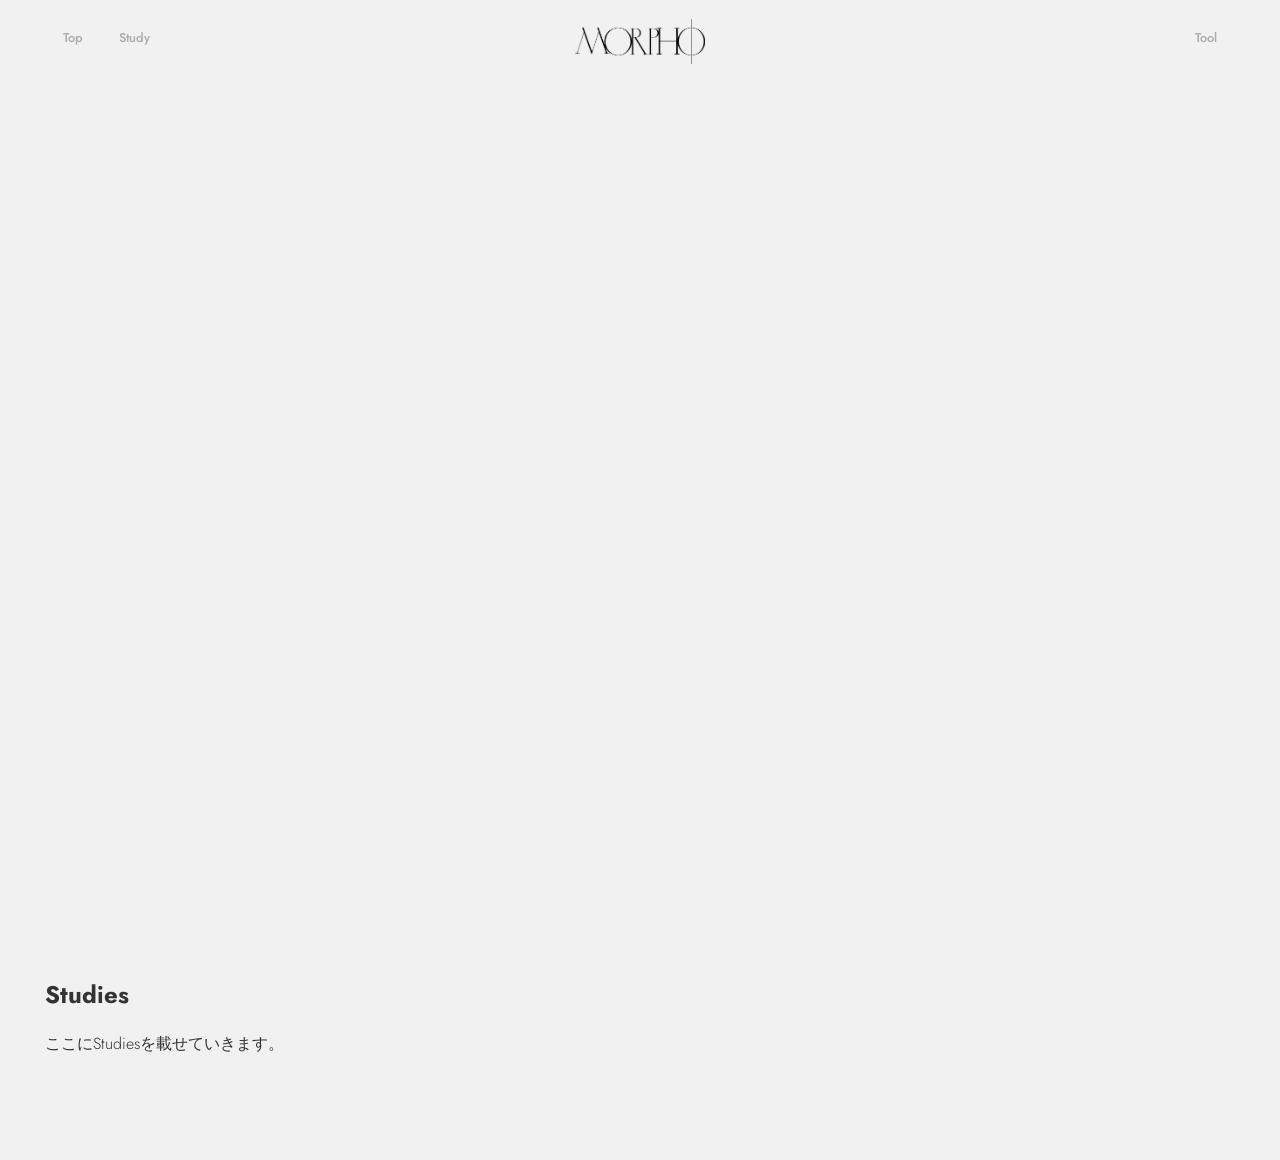
<file: studies.html>
<!DOCTYPE html>
<html lang="ja">
<head>
    <meta charset="UTF-8">
    <meta name="viewport" content="width=device-width, initial-scale=1.0">
    <title>Studies - MORPHO</title> 
    <link rel="stylesheet" href="style.css"> <link rel="stylesheet" href="studies.css"> 
    
    <link rel="preconnect" href="https://fonts.googleapis.com">
    <link rel="preconnect" href="https://fonts.gstatic.com" crossorigin>
    <link href="https://fonts.googleapis.com/css2?family=Jost:wght@300;400&display=swap" rel="stylesheet">
</head>
<body>

    <div id="page-fader"></div>

    <div class="container">

        <header>
            <nav>
                <ul class="nav-left">
                    <li><a href="index.html">Top</a></li>
                    <li><a href="studies.html">Study</a></li>
                </ul>
                <div class="logo">
                    <a href="index.html">
                        <img src="Assets/morpho-logo.png" alt="MORPHO Logo">
                    </a>
                </div>
                <ul class="nav-right">
                    <li><a href="tool.html">Tool</a></li>
                </ul>
            </nav>
        </header>

        <main>
            <div class="studies-top-video">
                <video id="studies-top-video" src="Assets/Studies/studies_top.mp4" width="100%" muted playsinline>
                </video>
            </div>

            <section id="studies-content">
                <h1>Studies</h1>
                <p>ここにStudiesを載せていきます。</p>
                </section>
        </main>
    </div> 
    
    <script src="common.js"></script> <script src="studies.js"></script>
    
</body>
</html>
</file>
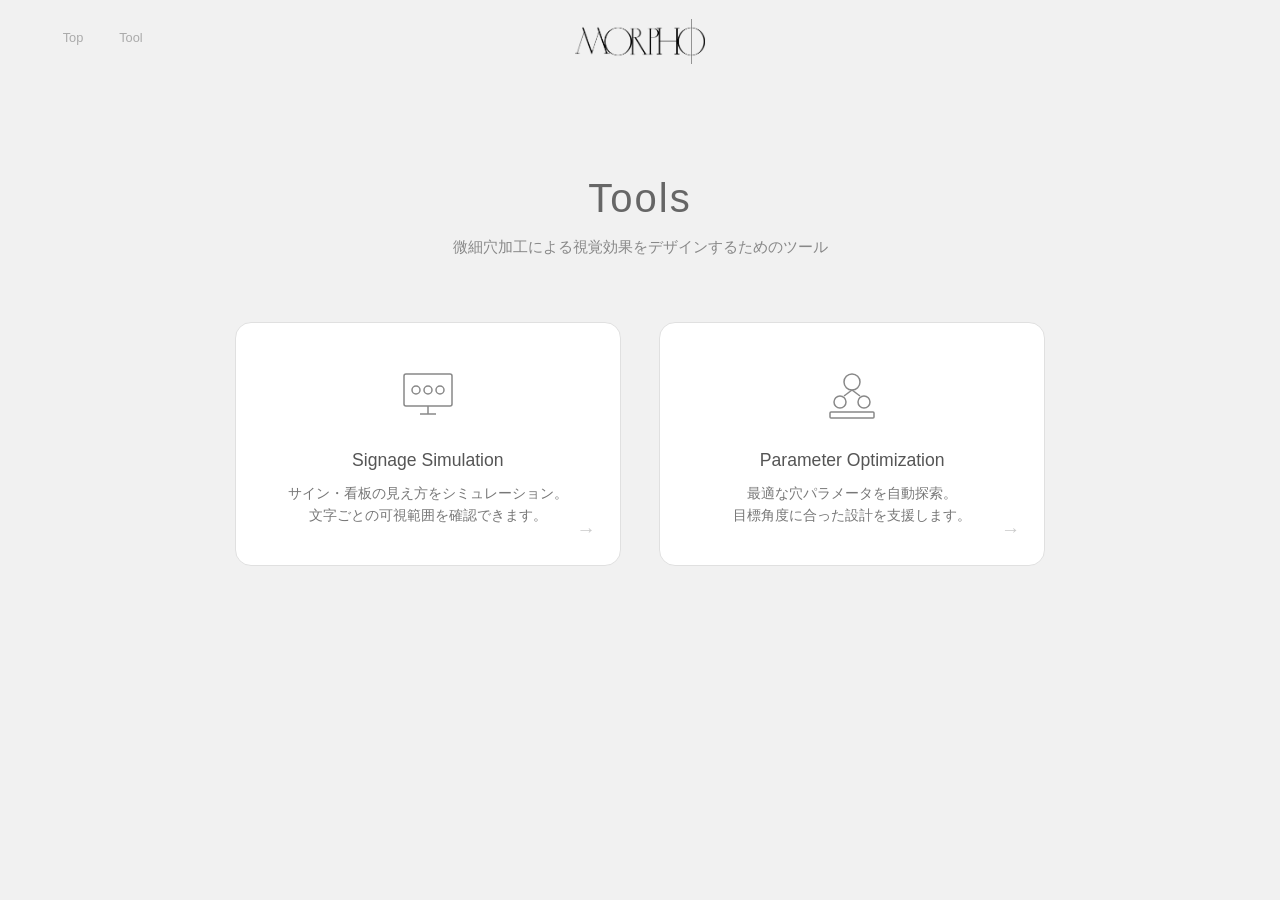
<file: tool.html>
<!DOCTYPE html>
<html lang="ja">
<head>
    <meta charset="UTF-8">
    <meta name="viewport" content="width=device-width, initial-scale=1.0">
    <title>Tool - MORPHO</title>
    <link rel="stylesheet" href="style.css">
    <link rel="stylesheet" href="tool.css">
</head>
<body>

    <div id="page-fader"></div>

    <div class="container">

        <header>
            <nav>
                <ul class="nav-left">
                    <li><a href="index.html">Top</a></li>
                    <li><a href="tool.html">Tool</a></li>
                </ul>
                <div class="logo">
                    <a href="index.html">
                        <img src="Assets/morpho-logo.png" alt="MORPHO Logo">
                    </a>
                </div>
                <ul class="nav-right">
                </ul>
            </nav>
        </header>

        <main class="tool-main">
            <h1 class="tool-page-title">Tools</h1>
            <p class="tool-page-subtitle">微細穴加工による視覚効果をデザインするためのツール</p>

            <div class="tool-cards">
                <a href="signage-simulation.html" class="tool-card">
                    <div class="tool-card-icon">
                        <svg viewBox="0 0 64 64" fill="none" stroke="currentColor" stroke-width="1.5">
                            <rect x="8" y="12" width="48" height="32" rx="2"/>
                            <line x1="32" y1="44" x2="32" y2="52"/>
                            <line x1="24" y1="52" x2="40" y2="52"/>
                            <circle cx="20" cy="28" r="4"/>
                            <circle cx="32" cy="28" r="4"/>
                            <circle cx="44" cy="28" r="4"/>
                        </svg>
                    </div>
                    <h2 class="tool-card-title">Signage Simulation</h2>
                    <p class="tool-card-desc">
                        サイン・看板の見え方をシミュレーション。<br>
                        文字ごとの可視範囲を確認できます。
                    </p>
                    <span class="tool-card-arrow">→</span>
                </a>

                <a href="parameter-optimization.html" class="tool-card">
                    <div class="tool-card-icon">
                        <svg viewBox="0 0 64 64" fill="none" stroke="currentColor" stroke-width="1.5">
                            <circle cx="32" cy="20" r="8"/>
                            <circle cx="20" cy="40" r="6"/>
                            <circle cx="44" cy="40" r="6"/>
                            <line x1="32" y1="28" x2="24" y2="34"/>
                            <line x1="32" y1="28" x2="40" y2="34"/>
                            <rect x="10" y="50" width="44" height="6" rx="1"/>
                        </svg>
                    </div>
                    <h2 class="tool-card-title">Parameter Optimization</h2>
                    <p class="tool-card-desc">
                        最適な穴パラメータを自動探索。<br>
                        目標角度に合った設計を支援します。
                    </p>
                    <span class="tool-card-arrow">→</span>
                </a>
            </div>
        </main>

    </div>

    <script src="common.js"></script>

</body>
</html>
</file>
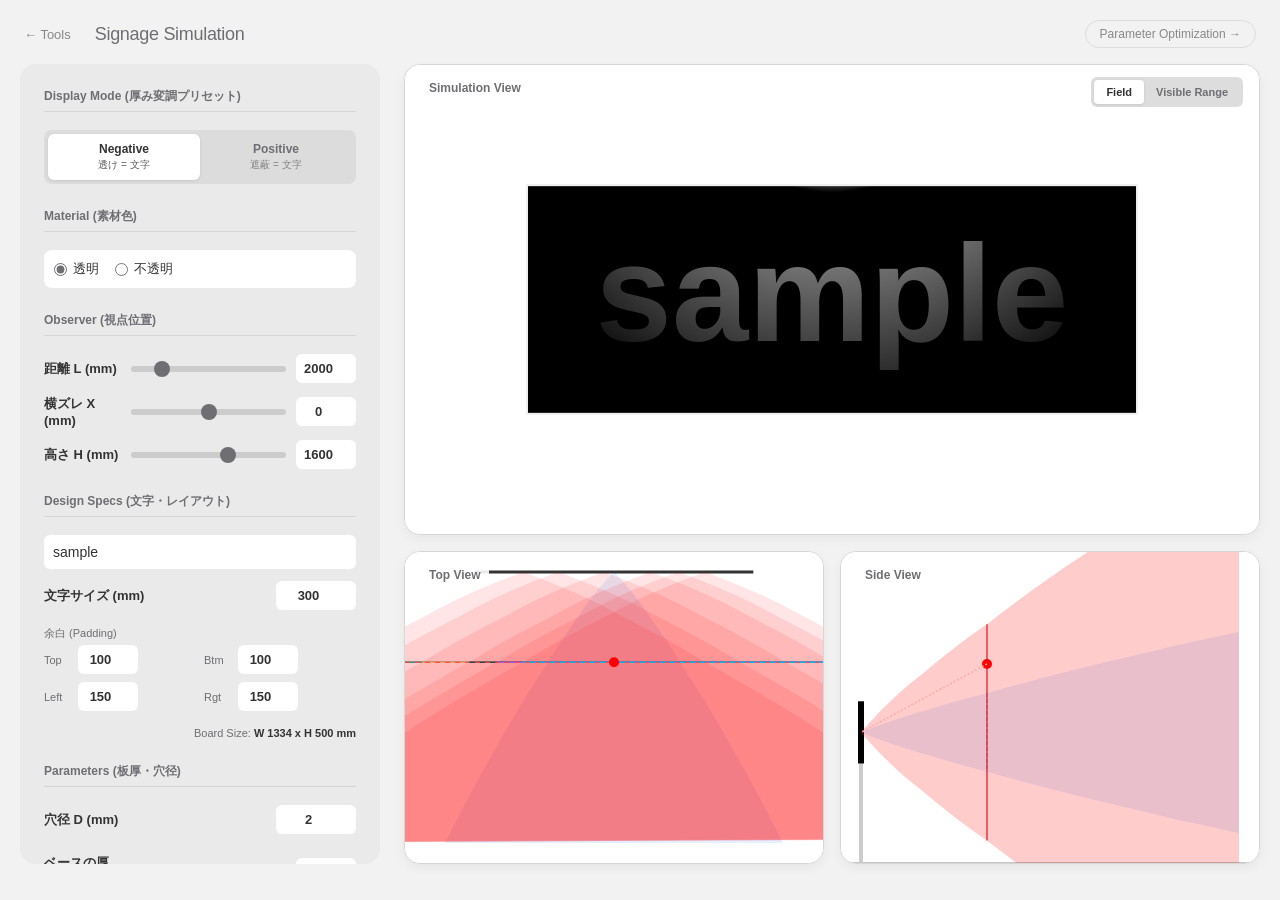
<file: docs/signage-simulation.html>
<!DOCTYPE html>
<html lang="ja">
<head>
    <meta charset="UTF-8">
    <meta name="viewport" content="width=device-width, initial-scale=1.0">
    <title>Signage Simulation - MORPHO</title>
    <style>
        /* --- CSS Reset & Variables --- */
        :root {
            --bg-color: #f2f2f2;
            --panel-bg: #eaeaea;
            --accent-color: #6e6e73;
            --text-main: #333333;
            --text-sub: #6e6e73;
            --border-color: #d6d6d8;
            --shadow-soft: 0 4px 12px rgba(0,0,0,0.05);
            --radius-main: 16px;
        }

        * { margin: 0; padding: 0; box-sizing: border-box; font-family: -apple-system, BlinkMacSystemFont, "Helvetica Neue", "Segoe UI", sans-serif; }

        body {
            background-color: var(--bg-color);
            color: var(--text-main);
            display: flex;
            flex-direction: column;
            align-items: center;
            min-height: 100vh;
            padding: 20px;
        }

        /* --- Tool Navigation --- */
        .tool-nav {
            width: 100%;
            max-width: 1400px;
            display: flex;
            justify-content: space-between;
            align-items: center;
            margin-bottom: 16px;
            padding: 0 4px;
        }
        .tool-nav-left {
            display: flex;
            align-items: center;
            gap: 24px;
        }
        .tool-nav-back {
            font-size: 13px;
            color: #888;
            text-decoration: none;
            display: flex;
            align-items: center;
            gap: 6px;
            transition: color 0.2s;
        }
        .tool-nav-back:hover { color: #555; }
        .tool-nav-title {
            font-size: 18px;
            font-weight: 500;
            color: var(--accent-color);
            letter-spacing: -0.3px;
        }
        .tool-nav-switch {
            font-size: 12px;
            color: #888;
            text-decoration: none;
            padding: 6px 14px;
            border: 1px solid #ddd;
            border-radius: 20px;
            transition: all 0.2s;
        }
        .tool-nav-switch:hover {
            color: #555;
            border-color: #bbb;
            background: #fff;
        }

        /* --- Layout --- */
        #app-container {
            display: grid;
            grid-template-columns: 360px 1fr;
            gap: 24px;
            width: 100%;
            max-width: 1400px;
            height: calc(100vh - 100px);
            min-height: 750px;
        }

        @media (max-width: 1000px) {
            #app-container { grid-template-columns: 1fr; height: auto; }
        }

        /* --- Sidebar (Controls) --- */
        #sidebar {
            background-color: var(--panel-bg);
            border-radius: var(--radius-main);
            padding: 24px;
            overflow-y: auto;
            display: flex;
            flex-direction: column;
            gap: 24px;
            height: 100%;
        }

        .control-block {
            display: flex;
            flex-direction: column;
            gap: 12px;
        }

        .section-label {
            font-size: 12px;
            font-weight: 700;
            color: var(--text-sub);
            border-bottom: 1px solid var(--border-color);
            padding-bottom: 6px;
            margin-bottom: 6px;
            display: block;
        }

        /* Input Rows */
        .input-row {
            display: flex;
            justify-content: space-between;
            align-items: center;
            gap: 10px;
            font-size: 13px;
            font-weight: 600;
            color: var(--text-main);
        }
        
        .input-row label { flex: 1; }

        input[type="range"] {
            flex: 2;
            -webkit-appearance: none;
            height: 6px;
            background: #ccc;
            border-radius: 3px;
            outline: none;
        }
        input[type="range"]::-webkit-slider-thumb {
            -webkit-appearance: none;
            width: 16px;
            height: 16px;
            background: var(--accent-color);
            border-radius: 50%;
            cursor: pointer;
            transition: transform 0.1s;
        }
        input[type="range"]::-webkit-slider-thumb:hover { transform: scale(1.1); }

        input[type="number"] {
            width: 60px;
            padding: 6px;
            border-radius: 6px;
            border: 1px solid transparent;
            background: white;
            text-align: center;
            font-size: 13px;
            color: var(--text-main);
            font-weight: 600;
        }
        input[type="number"]:focus { outline: none; border-color: var(--accent-color); }

        input[type="text"] {
            width: 100%;
            padding: 8px;
            border-radius: 6px;
            border: 1px solid transparent;
            background: white;
            font-size: 14px;
            color: var(--text-main);
        }

        select {
            width: 100%;
            padding: 8px;
            border-radius: 6px;
            border: 1px solid transparent;
            background: white;
            font-size: 13px;
            color: var(--text-main);
            cursor: pointer;
        }

        /* Mode Switch Buttons */
        .mode-switch {
            display: flex;
            background: #dcdcdc;
            padding: 4px;
            border-radius: 8px;
        }
        .mode-btn {
            flex: 1;
            padding: 8px;
            border-radius: 6px;
            border: none;
            background: transparent;
            font-size: 12px;
            font-weight: 600;
            color: var(--text-sub);
            cursor: pointer;
            text-align: center;
            transition: all 0.2s;
        }
        .mode-btn span.sub { display: block; font-size: 10px; font-weight: 400; margin-top: 2px; opacity: 0.8; }
        .mode-btn.active {
            background: white;
            color: var(--text-main);
            box-shadow: 0 1px 3px rgba(0,0,0,0.1);
        }

        /* Material / Color Controls */
        .radio-group {
            display: flex;
            gap: 16px;
            background: white;
            padding: 10px;
            border-radius: 8px;
        }
        .radio-label {
            display: flex;
            align-items: center;
            gap: 6px;
            font-size: 13px;
            cursor: pointer;
        }
        input[type="radio"] { accent-color: var(--accent-color); }

        .brightness-panel {
            background: white;
            padding: 12px;
            border-radius: 8px;
            margin-top: 8px;
            display: none; /* toggled by JS */
        }
        .color-preview-bar {
            height: 6px;
            width: 100%;
            border-radius: 3px;
            margin-top: 8px;
            border: 1px solid #ddd;
            background: #808080;
        }

        /* Text Settings Area */
        .padding-grid {
            display: grid;
            grid-template-columns: 1fr 1fr;
            gap: 8px;
        }
        .padding-grid div { display: flex; align-items: center; gap: 4px; }
        .padding-grid label { font-size: 11px; color: var(--text-sub); width: 30px;}

        .scroll-area {
            max-height: 200px;
            overflow-y: auto;
            background: #f9f9f9;
            border-radius: 8px;
            padding: 10px;
            border: 1px solid var(--border-color);
        }
        .char-slider-row {
            display: flex;
            align-items: center;
            gap: 8px;
            margin-bottom: 8px;
            font-size: 12px;
        }

        /* --- Main Content (Views) --- */
        #main-view {
            display: flex;
            flex-direction: column;
            gap: 16px;
            height: 100%;
        }

        .view-card {
            background: white;
            border-radius: var(--radius-main);
            box-shadow: var(--shadow-soft);
            border: 1px solid var(--border-color);
            position: relative;
            overflow: hidden;
            display: flex;
            flex-direction: column;
        }

        .sim-section { flex: 3; min-height: 300px; }
        .analysis-section { 
            flex: 2; 
            display: flex; 
            gap: 16px; 
            min-height: 200px;
        }
        .sub-view { 
            flex: 1; 
            background: white;
            border-radius: var(--radius-main);
            box-shadow: var(--shadow-soft);
            border: 1px solid var(--border-color);
            position: relative;
            overflow: hidden;
        }

        .view-label {
            position: absolute;
            top: 12px; left: 16px;
            font-size: 12px;
            font-weight: 700;
            color: var(--accent-color);
            background: rgba(255,255,255,0.9);
            padding: 4px 8px;
            border-radius: 4px;
            pointer-events: none;
            z-index: 10;
        }

        canvas { width: 100%; height: 100%; display: block; }

        /* View Mode Switch */
        .view-mode-switch {
            position: absolute;
            top: 12px;
            right: 16px;
            display: flex;
            background: rgba(220,220,220,0.95);
            padding: 3px;
            border-radius: 6px;
            z-index: 10;
        }
        .view-mode-btn {
            padding: 6px 12px;
            border-radius: 4px;
            border: none;
            background: transparent;
            font-size: 11px;
            font-weight: 600;
            color: var(--text-sub);
            cursor: pointer;
            transition: all 0.2s;
        }
        .view-mode-btn.active {
            background: white;
            color: var(--text-main);
            box-shadow: 0 1px 3px rgba(0,0,0,0.1);
        }

        /* Hidden color input */
        .hidden-color-input {
            position: absolute;
            opacity: 0;
            pointer-events: none;
        }

    </style>
</head>
<body>

    <nav class="tool-nav">
        <div class="tool-nav-left">
            <a href="tool.html" class="tool-nav-back">← Tools</a>
            <span class="tool-nav-title">Signage Simulation</span>
        </div>
        <a href="parameter-optimization.html" class="tool-nav-switch">Parameter Optimization →</a>
    </nav>

    <div id="app-container">
        
        <aside id="sidebar">
            
            <div class="control-block">
                <span class="section-label">Display Mode (厚み変調プリセット)</span>
                <div class="mode-switch">
                    <button class="mode-btn active" id="btnNegative" onclick="setMode('negative')">
                        Negative
                        <span class="sub">透け = 文字</span>
                    </button>
                    <button class="mode-btn" id="btnPositive" onclick="setMode('positive')">
                        Positive
                        <span class="sub">遮蔽 = 文字</span>
                    </button>
                </div>
            </div>

            <div class="control-block">
                <span class="section-label">Material (素材色)</span>
                <div class="radio-group">
                    <label class="radio-label"><input type="radio" name="mat_type" value="transparent" checked> 透明</label>
                    <label class="radio-label"><input type="radio" name="mat_type" value="opaque"> 不透明</label>
                </div>
                
                <div class="brightness-panel" id="group-brightness">
                    <div class="input-row" style="margin-bottom:8px;">
                        <span>明るさ</span>
                        <span id="val-brightness">128</span>
                    </div>
                    <input type="range" id="input-brightness" min="0" max="255" value="128" style="width:100%">
                    <div class="color-preview-bar" id="preview-color-bar"></div>
                    <div style="display:flex; justify-content:space-between; font-size:10px; color:#999; margin-top:4px;">
                        <span>Black (0)</span><span>White (255)</span>
                    </div>
                </div>
            </div>

            <div class="control-block">
                <span class="section-label">Observer (視点位置)</span>
                <div class="input-row">
                    <label>距離 L (mm)</label>
                    <input type="range" id="paramL" min="400" max="10000" step="100" value="2000">
                    <input type="number" id="numL" value="2000" step="100">
                </div>
                <div class="input-row">
                    <label>横ズレ X (mm)</label>
                    <input type="range" id="paramObsX" min="-5000" max="5000" step="10" value="0">
                    <input type="number" id="numObsX" value="0" step="10">
                </div>
                <div class="input-row">
                    <label>高さ H (mm)</label>
                    <input type="range" id="paramObsHeight" min="0" max="2500" step="10" value="1600">
                    <input type="number" id="numObsHeight" value="1600" step="10">
                </div>
            </div>

            <div class="control-block">
                <span class="section-label">Design Specs (文字・レイアウト)</span>
                <div class="input-row">
                    <input type="text" id="inputText" value="sample">
                </div>
                <div class="input-row">
                    <label>文字サイズ (mm)</label>
                    <input type="number" id="inputFontSize" value="300" step="10" style="width:80px;">
                </div>
                
                <div style="margin-top:4px;">
                    <label style="font-size:11px; color:var(--text-sub); display:block; margin-bottom:4px;">余白 (Padding)</label>
                    <div class="padding-grid">
                        <div><label>Top</label><input type="number" id="padTop" value="100"></div>
                        <div><label>Btm</label><input type="number" id="padBtm" value="100"></div>
                        <div><label>Left</label><input type="number" id="padLeft" value="150"></div>
                        <div><label>Rgt</label><input type="number" id="padRight" value="150"></div>
                    </div>
                </div>
                <div style="text-align:right; font-size:11px; color:var(--text-sub); margin-top:4px;">
                    Board Size: <span id="dispSize" style="font-weight:700; color:var(--text-main)">-</span>
                </div>
            </div>

            <div class="control-block">
                <span class="section-label">Parameters (板厚・穴径)</span>
                
                <div class="input-row">
                    <label>穴径 D (mm)</label>
                    <input type="number" id="paramD" value="2" min="0.5" max="10" step="0.5" style="width:80px;">
                </div>

                <div class="input-row" style="margin-top:8px;">
                    <label>ベースの厚み T_base</label>
                    <input type="range" id="paramBaseT" min="1" max="50" step="0.5" value="20">
                    <input type="number" id="numBaseT" value="20" step="0.5">
                </div>

                <div style="margin-top:8px;">
                    <label style="font-size:12px; font-weight:600; color:var(--text-main); margin-bottom:6px; display:block;">
                        文字ごとの厚み T_char
                    </label>
                    <div class="scroll-area" id="textSlidersContainer">
                        </div>
                </div>
            </div>

        </aside>

        <main id="main-view">
            <div class="view-card sim-section">
                <div class="view-label">Simulation View</div>
                <div class="view-mode-switch">
                    <button class="view-mode-btn active" id="btnViewField" onclick="setViewMode('field')">Field</button>
                    <button class="view-mode-btn" id="btnViewRange" onclick="setViewMode('range')">Visible Range</button>
                </div>
                <canvas id="canvasSim"></canvas>
                <input type="color" id="hiddenColorPicker" class="hidden-color-input">
            </div>
            
            <div class="analysis-section">
                <div class="sub-view">
                    <div class="view-label">Top View</div>
                    <canvas id="canvasTop"></canvas>
                </div>
                <div class="sub-view">
                    <div class="view-label">Side View</div>
                    <canvas id="canvasSide"></canvas>
                </div>
            </div>
        </main>

    </div>

<script>
    // --- 1. MATHEMATICAL MODEL (Chapter 6) ---
    const K0 = 0.961;
    const TABLE_K_DT = [{x:0.25,y:1.275},{x:0.33,y:1.187},{x:0.37,y:1.147},{x:0.40,y:1.121},{x:0.45,y:1.082},{x:0.50,y:1.048},{x:0.60,y:1.000},{x:0.66,y:0.972},{x:0.83,y:0.906},{x:0.90,y:0.885},{x:1.00,y:0.857},{x:1.20,y:0.811},{x:1.25,y:0.801},{x:1.50,y:0.757}];
    const TABLE_K_DIST = [{x:0.5,y:1.193},{x:1.0,y:1.091},{x:2.0,y:1.000},{x:4.0,y:0.917},{x:6.0,y:0.857}];
    
    // Transparent Coefficients
    const COEFF_TRANS_TEXT = 1.000;
    const COEFF_TRANS_BG = 1.132;
    // Opaque Coefficients (Interpolation Targets)
    const OPAQUE_DATA = { black: {text:0.947, bg:1.341}, white: {text:0.713, bg:1.001} };

    // Default colors for visible range circles
    const DEFAULT_COLORS = [
        '#e63946', '#2a9d8f', '#f4a261', '#264653', '#9b5de5',
        '#00bbf9', '#00f5d4', '#fee440', '#f15bb5', '#3a86ff'
    ];

    // Basic Interpolation
    function interpolate(val, table) {
        table.sort((a,b)=>a.x-b.x);
        if(val<=table[0].x) { const p1=table[0],p2=table[1]; return p1.y+(val-p1.x)*(p2.y-p1.y)/(p2.x-p1.x); }
        if(val>=table[table.length-1].x) { const p1=table[table.length-2],p2=table[table.length-1]; return p2.y+(val-p2.x)*(p2.y-p1.y)/(p2.x-p1.x); }
        for(let i=0; i<table.length-1; i++) {
            if(val>=table[i].x && val<table[i+1].x) {
                const p1=table[i], p2=table[i+1];
                return p1.y+(val-p1.x)*(p2.y-p1.y)/(p2.x-p1.x);
            }
        }
        return table[0].y;
    }

    // Material Coefficient Logic
    function getColContCoefficient(matType, brightness, task) {
        if (matType === 'transparent') {
            return task === 'text' ? COEFF_TRANS_TEXT : COEFF_TRANS_BG;
        } else {
            // Opaque Linear Interpolation (0-255)
            const r = brightness / 255.0;
            const start = OPAQUE_DATA.black[task==='text'?'text':'bg'];
            const end = OPAQUE_DATA.white[task==='text'?'text':'bg'];
            return start + (end - start) * r;
        }
    }

    // Core Prediction
    function calculateAlpha(T, D, L_meter, taskType, matType, brightness) {
        const geomDeg = (2 * Math.atan(D / T)) * (180 / Math.PI);
        const k_dt = interpolate(D / T, TABLE_K_DT);
        const k_dist = interpolate(L_meter, TABLE_K_DIST);
        const k_col = getColContCoefficient(matType, brightness, taskType);
        
        return geomDeg * K0 * k_dt * k_dist * k_col;
    }

    // Radius Calculation
    function calculateRMax(alphaDeg, L_mm, D_mm) {
        const halfRad = (alphaDeg * Math.PI / 180) / 2;
        return (D_mm / 2) + L_mm * Math.tan(halfRad);
    }


    // --- 2. APP LOGIC ---

    const STAND_H = 800; 
    const MOUNT_Y = 800; 

    let FONT_SIZE_MM = 300;
    let BOARD_W = 0;
    let BOARD_H = 0;
    let CENTER_H = 0;
    let currentMode = 'negative';
    let currentViewMode = 'field'; // 'field' or 'range'

    // Zoom levels for each view
    let zoomSim = 1;
    let zoomTop = 1;
    let zoomSide = 1;
    let panSim = { x: 0, y: 0 };
    let panTop = { x: 0, y: 0 };
    let panSide = { x: 0, y: 0 };

    let generatedLetters = [];
    let generatedBase = {}; 
    let letterColors = []; // Color for each letter's visible range

    // Canvas
    const cvSim = document.getElementById('canvasSim');
    const ctxSim = cvSim.getContext('2d');
    const cvTop = document.getElementById('canvasTop');
    const ctxTop = cvTop.getContext('2d');
    const cvSide = document.getElementById('canvasSide');
    const ctxSide = cvSide.getContext('2d');

    // UI Elements
    const els = {
        input: document.getElementById('inputText'),
        fontSize: document.getElementById('inputFontSize'),
        padTop: document.getElementById('padTop'),
        padBtm: document.getElementById('padBtm'),
        padLeft: document.getElementById('padLeft'),
        padRight: document.getElementById('padRight'),
        dispSize: document.getElementById('dispSize'),
        textContainer: document.getElementById('textSlidersContainer'),
        baseT: document.getElementById('paramBaseT'),
        numBaseT: document.getElementById('numBaseT'),
        L: document.getElementById('paramL'),
        D: document.getElementById('paramD'),
        ObsX: document.getElementById('paramObsX'),
        ObsH: document.getElementById('paramObsHeight'),
        numL: document.getElementById('numL'),
        numObsX: document.getElementById('numObsX'),
        numObsH: document.getElementById('numObsHeight'),
        btnNeg: document.getElementById('btnNegative'),
        btnPos: document.getElementById('btnPositive'),
        // Color Controls
        matRadios: document.getElementsByName('mat_type'),
        brightPanel: document.getElementById('group-brightness'),
        brightInput: document.getElementById('input-brightness'),
        brightVal: document.getElementById('val-brightness'),
        brightBar: document.getElementById('preview-color-bar'),
        // View Mode
        btnViewField: document.getElementById('btnViewField'),
        btnViewRange: document.getElementById('btnViewRange'),
        colorPicker: document.getElementById('hiddenColorPicker')
    };

    // UI Bindings
    function bindInput(rangeId, numId) {
        const range = document.getElementById(rangeId);
        const num = document.getElementById(numId);
        range.addEventListener('input', () => { num.value = range.value; update(); });
        num.addEventListener('input', () => { range.value = num.value; update(); });
    }
    bindInput('paramObsX', 'numObsX');
    bindInput('paramObsHeight', 'numObsHeight');
    bindInput('paramL', 'numL');
    bindInput('paramBaseT', 'numBaseT');
    
    document.getElementById('paramD').addEventListener('input', update);
    [els.input, els.fontSize, els.padTop, els.padBtm, els.padLeft, els.padRight].forEach(el => {
        el.addEventListener('input', regenerateStructure);
    });

    // Color UI Logic
    els.matRadios.forEach(r => r.addEventListener('change', (e) => {
        els.brightPanel.style.display = (e.target.value === 'opaque') ? 'block' : 'none';
        update();
    }));
    els.brightInput.addEventListener('input', (e) => {
        const v = e.target.value;
        els.brightVal.textContent = v;
        els.brightBar.style.background = `rgb(${v},${v},${v})`;
        update();
    });

    let textInputs = [];

    // View Mode Setting
    window.setViewMode = function(mode) {
        currentViewMode = mode;
        if (mode === 'field') {
            els.btnViewField.className = 'view-mode-btn active';
            els.btnViewRange.className = 'view-mode-btn';
        } else {
            els.btnViewField.className = 'view-mode-btn';
            els.btnViewRange.className = 'view-mode-btn active';
        }
        update();
    }

    // Mode Setting
    window.setMode = function(mode) {
        currentMode = mode;
        if(mode === 'negative') {
            els.btnNeg.className = 'mode-btn active';
            els.btnPos.className = 'mode-btn';
            updateAllSliders(5, 20); 
        } else {
            els.btnNeg.className = 'mode-btn';
            els.btnPos.className = 'mode-btn active';
            updateAllSliders(20, 5); 
        }
    }

    function updateAllSliders(textVal, baseVal) {
        els.baseT.value = baseVal;
        els.numBaseT.value = baseVal;
        textInputs.forEach(input => {
            input.value = textVal;
            input.nextElementSibling.value = textVal; 
        });
        update();
    }

    // Structure Generation
    function regenerateStructure() {
        const text = els.input.value || " ";
        FONT_SIZE_MM = parseFloat(els.fontSize.value) || 300;
        const padT = parseFloat(els.padTop.value) || 0;
        const padB = parseFloat(els.padBtm.value) || 0;
        const padL = parseFloat(els.padLeft.value) || 0;
        const padR = parseFloat(els.padRight.value) || 0;

        const tempCtx = document.createElement('canvas').getContext('2d');
        tempCtx.font = `bold ${FONT_SIZE_MM}px Arial, sans-serif`;

        generatedLetters = [];
        letterColors = [];
        let currentX = padL;

        for (let i = 0; i < text.length; i++) {
            const char = text[i];
            const w = tempCtx.measureText(char).width;
            generatedLetters.push({
                char: char,
                x: currentX,
                w: w,
                y_baseline: padT + FONT_SIZE_MM * 0.8,
                size: FONT_SIZE_MM,
                defaultT: currentMode === 'negative' ? 5 : 20 
            });
            letterColors.push(DEFAULT_COLORS[i % DEFAULT_COLORS.length]);
            currentX += w;
        }

        const totalTextWidth = currentX - padL;
        BOARD_W = padL + totalTextWidth + padR;
        BOARD_H = padT + FONT_SIZE_MM + padB;
        CENTER_H = MOUNT_Y + BOARD_H / 2;
        els.dispSize.innerText = `W ${Math.round(BOARD_W)} x H ${Math.round(BOARD_H)} mm`;

        generatedBase = { x: 0, y: 0, w: BOARD_W, h: BOARD_H };

        rebuildTextSliders();
        update();
    }

    function rebuildTextSliders() {
        const container = els.textContainer;
        container.innerHTML = ''; 
        textInputs = [];

        generatedLetters.forEach((l, index) => {
            const row = document.createElement('div');
            row.className = 'char-slider-row';

            const label = document.createElement('label');
            label.textContent = `"${l.char}"`;
            label.style.width = '20px';
            label.style.fontWeight = 'bold';

            const range = document.createElement('input');
            range.type = 'range';
            range.min = '1'; range.max = '50'; range.step = '0.5';
            range.value = l.defaultT;
            range.style.flex = '1';

            const num = document.createElement('input');
            num.type = 'number';
            num.value = l.defaultT;
            num.style.width = '50px';

            range.addEventListener('input', () => { num.value = range.value; update(); });
            num.addEventListener('input', () => { range.value = num.value; update(); });

            textInputs.push(range);
            row.appendChild(label);
            row.appendChild(range);
            row.appendChild(num);
            container.appendChild(row);
        });
    }

    let selectedLetterIndex = -1;

    function openColorPicker(index) {
        selectedLetterIndex = index;
        els.colorPicker.value = letterColors[index];
        els.colorPicker.click();
    }

    els.colorPicker.addEventListener('change', (e) => {
        if (selectedLetterIndex >= 0 && selectedLetterIndex < letterColors.length) {
            letterColors[selectedLetterIndex] = e.target.value;
            update();
        }
        selectedLetterIndex = -1;
    });

    // Drag state (defined early for mousemove handler)
    let isDragging = false;
    let dragTarget = null;
    let dragStartX = 0;
    let dragStartY = 0;
    let dragStartPan = { x: 0, y: 0 };

    // Store last calculated data for click detection
    let lastDrawData = {
        scale: 1,
        ox: 0,
        oy: 0,
        letters: []
    };

    // Canvas click handler for visible range circles
    cvSim.addEventListener('click', (e) => {
        if (currentViewMode !== 'range') return;

        const rect = cvSim.getBoundingClientRect();
        const clickX = (e.clientX - rect.left) * (cvSim.width / rect.width);
        const clickY = (e.clientY - rect.top) * (cvSim.height / rect.height);

        // Check each letter's circle (reverse order for top layer first)
        for (let i = lastDrawData.letters.length - 1; i >= 0; i--) {
            const l = lastDrawData.letters[i];
            const dist = Math.sqrt((clickX - l.cx) ** 2 + (clickY - l.cy) ** 2);
            
            // Check if click is near the circle edge (within 20px tolerance)
            if (Math.abs(dist - l.rPx) < 20) {
                openColorPicker(i);
                return;
            }
        }
    });

    // Change cursor on hover near circles
    cvSim.addEventListener('mousemove', (e) => {
        if (isDragging) return; // Don't change cursor while dragging
        
        if (currentViewMode !== 'range') {
            cvSim.style.cursor = 'grab';
            return;
        }

        const rect = cvSim.getBoundingClientRect();
        const mouseX = (e.clientX - rect.left) * (cvSim.width / rect.width);
        const mouseY = (e.clientY - rect.top) * (cvSim.height / rect.height);

        let nearCircle = false;
        for (let i = 0; i < lastDrawData.letters.length; i++) {
            const l = lastDrawData.letters[i];
            const dist = Math.sqrt((mouseX - l.cx) ** 2 + (mouseY - l.cy) ** 2);
            if (Math.abs(dist - l.rPx) < 20) {
                nearCircle = true;
                break;
            }
        }
        cvSim.style.cursor = nearCircle ? 'pointer' : 'grab';
    });

    // Zoom functionality for each canvas
    function handleZoom(e, canvasType) {
        e.preventDefault();
        const delta = e.deltaY > 0 ? 0.9 : 1.1;
        const rect = e.target.getBoundingClientRect();
        const mouseX = e.clientX - rect.left;
        const mouseY = e.clientY - rect.top;
        
        if (canvasType === 'sim') {
            const oldZoom = zoomSim;
            zoomSim = Math.max(0.5, Math.min(5, zoomSim * delta));
            // Adjust pan to zoom towards mouse position
            const zoomRatio = zoomSim / oldZoom;
            panSim.x = mouseX - (mouseX - panSim.x) * zoomRatio;
            panSim.y = mouseY - (mouseY - panSim.y) * zoomRatio;
        } else if (canvasType === 'top') {
            const oldZoom = zoomTop;
            zoomTop = Math.max(0.5, Math.min(5, zoomTop * delta));
            const zoomRatio = zoomTop / oldZoom;
            panTop.x = mouseX - (mouseX - panTop.x) * zoomRatio;
            panTop.y = mouseY - (mouseY - panTop.y) * zoomRatio;
        } else if (canvasType === 'side') {
            const oldZoom = zoomSide;
            zoomSide = Math.max(0.5, Math.min(5, zoomSide * delta));
            const zoomRatio = zoomSide / oldZoom;
            panSide.x = mouseX - (mouseX - panSide.x) * zoomRatio;
            panSide.y = mouseY - (mouseY - panSide.y) * zoomRatio;
        }
        update();
    }

    cvSim.addEventListener('wheel', (e) => handleZoom(e, 'sim'), { passive: false });
    cvTop.addEventListener('wheel', (e) => handleZoom(e, 'top'), { passive: false });
    cvSide.addEventListener('wheel', (e) => handleZoom(e, 'side'), { passive: false });

    // Double-click to reset zoom
    cvSim.addEventListener('dblclick', () => { zoomSim = 1; panSim = { x: 0, y: 0 }; update(); });
    cvTop.addEventListener('dblclick', () => { zoomTop = 1; panTop = { x: 0, y: 0 }; update(); });
    cvSide.addEventListener('dblclick', () => { zoomSide = 1; panSide = { x: 0, y: 0 }; update(); });

    // Drag to pan functionality
    function handleDragStart(e, canvasType) {
        // Only start drag if not clicking on a circle in range mode
        if (canvasType === 'sim' && currentViewMode === 'range') {
            const rect = cvSim.getBoundingClientRect();
            const mouseX = (e.clientX - rect.left) * (cvSim.width / rect.width);
            const mouseY = (e.clientY - rect.top) * (cvSim.height / rect.height);
            
            for (let i = 0; i < lastDrawData.letters.length; i++) {
                const l = lastDrawData.letters[i];
                const dist = Math.sqrt((mouseX - l.cx) ** 2 + (mouseY - l.cy) ** 2);
                if (Math.abs(dist - l.rPx) < 20) {
                    return; // Don't start drag if clicking on circle
                }
            }
        }
        
        isDragging = true;
        dragTarget = canvasType;
        dragStartX = e.clientX;
        dragStartY = e.clientY;
        
        if (canvasType === 'sim') {
            dragStartPan = { ...panSim };
            cvSim.style.cursor = 'grabbing';
        } else if (canvasType === 'top') {
            dragStartPan = { ...panTop };
            cvTop.style.cursor = 'grabbing';
        } else if (canvasType === 'side') {
            dragStartPan = { ...panSide };
            cvSide.style.cursor = 'grabbing';
        }
    }

    function handleDragMove(e) {
        if (!isDragging) return;
        
        const dx = e.clientX - dragStartX;
        const dy = e.clientY - dragStartY;
        
        if (dragTarget === 'sim') {
            panSim.x = dragStartPan.x + dx;
            panSim.y = dragStartPan.y + dy;
        } else if (dragTarget === 'top') {
            panTop.x = dragStartPan.x + dx;
            panTop.y = dragStartPan.y + dy;
        } else if (dragTarget === 'side') {
            panSide.x = dragStartPan.x + dx;
            panSide.y = dragStartPan.y + dy;
        }
        
        update();
    }

    function handleDragEnd() {
        if (isDragging) {
            isDragging = false;
            if (dragTarget === 'sim') {
                cvSim.style.cursor = currentViewMode === 'range' ? 'default' : 'grab';
            } else if (dragTarget === 'top') {
                cvTop.style.cursor = 'grab';
            } else if (dragTarget === 'side') {
                cvSide.style.cursor = 'grab';
            }
            dragTarget = null;
        }
    }

    cvSim.addEventListener('mousedown', (e) => handleDragStart(e, 'sim'));
    cvTop.addEventListener('mousedown', (e) => handleDragStart(e, 'top'));
    cvSide.addEventListener('mousedown', (e) => handleDragStart(e, 'side'));

    document.addEventListener('mousemove', handleDragMove);
    document.addEventListener('mouseup', handleDragEnd);

    // Set initial cursors
    cvSim.style.cursor = 'grab';
    cvTop.style.cursor = 'grab';
    cvSide.style.cursor = 'grab';

    // --- DRAWING & SIMULATION ---

    function update() {
        const L = parseFloat(els.L.value);
        const D = parseFloat(els.D.value);
        const obsX = parseFloat(els.ObsX.value);
        const obsH = parseFloat(els.ObsH.value);
        const baseT = parseFloat(els.baseT.value);
        const T_chars = textInputs.map(input => parseFloat(input.value));
        
        // Color Settings
        const matType = document.querySelector('input[name="mat_type"]:checked').value;
        const brightness = parseInt(els.brightInput.value);

        // 1. Calculate Alpha & R_max
        const alphaBase = calculateAlpha(baseT, D, L/1000, 'background', matType, brightness);
        const rMaxBase = calculateRMax(alphaBase, L, D);

        const lettersData = generatedLetters.map((l, i) => {
            const tVal = T_chars[i];
            const alpha = calculateAlpha(tVal, D, L/1000, 'text', matType, brightness);
            const rMax = calculateRMax(alpha, L, D);
            return { ...l, alpha, rMax, tVal, color: letterColors[i] };
        });

        // Pass Color Settings to Draw
        const baseColorVal = (matType==='opaque') ? brightness : 0;
        
        if (currentViewMode === 'field') {
            drawSim(L, D, lettersData, rMaxBase, obsX, obsH, baseColorVal);
        } else {
            drawSimVisibleRange(L, D, lettersData, rMaxBase, obsX, obsH);
        }
        
        drawTopView(L, lettersData, rMaxBase, obsX, baseColorVal);
        drawSideView(L, lettersData, rMaxBase, obsH, baseColorVal);
    }

    function drawSim(L, D, lettersData, rMaxBase, obsX, obsH, baseCol) {
        const ctx = ctxSim;
        cvSim.width = cvSim.clientWidth; cvSim.height = cvSim.clientHeight;
        
        const baseScale = Math.min(cvSim.width / (BOARD_W * 1.4), cvSim.height / (BOARD_H * 1.6));
        const scale = baseScale * zoomSim;
        const ox = (cvSim.width - BOARD_W * scale) / 2 + panSim.x;
        const oy = (cvSim.height - BOARD_H * scale) / 2 + panSim.y;

        ctx.fillStyle = '#fff'; ctx.fillRect(0, 0, cvSim.width, cvSim.height);

        const obsY_rel = -(obsH - CENTER_H); 
        const obsCX = ox + (BOARD_W/2 + obsX) * scale;
        const obsCY = oy + (BOARD_H/2 + obsY_rel) * scale;

        // Base Board
        ctx.save();
        ctx.beginPath();
        ctx.rect(ox, oy, BOARD_W*scale, BOARD_H*scale);
        ctx.clip();

        const cssBaseColor = `rgb(${baseCol},${baseCol},${baseCol})`;
        ctx.fillStyle = cssBaseColor; 
        ctx.fillRect(0,0,cvSim.width, cvSim.height);

        const rBasePx = rMaxBase * scale;
        const gHole = ctx.createRadialGradient(obsCX, obsCY, 0, obsCX, obsCY, rBasePx);
        gHole.addColorStop(0, 'rgba(255, 255, 255, 1)'); 
        gHole.addColorStop(0.8, 'rgba(255, 255, 255, 0.8)');
        gHole.addColorStop(1, 'rgba(255, 255, 255, 0)');
        
        ctx.fillStyle = gHole;
        ctx.fillRect(ox, oy, BOARD_W*scale, BOARD_H*scale);
        ctx.restore();

        // Letters
        lettersData.forEach(l => {
            const tx = ox + l.x * scale;
            const ty = oy + l.y_baseline * scale;
            const rCharPx = l.rMax * scale;

            const offCv = document.createElement('canvas');
            offCv.width = cvSim.width; offCv.height = cvSim.height;
            const offCtx = offCv.getContext('2d');
            
            offCtx.fillStyle = '#000'; 
            offCtx.font = `bold ${l.size * scale}px Arial, sans-serif`;
            offCtx.textAlign = 'left'; 
            offCtx.fillText(l.char, tx, ty);
            
            const gChar = offCtx.createRadialGradient(obsCX, obsCY, 0, obsCX, obsCY, rCharPx);
            
            if (currentMode === 'negative') {
                gChar.addColorStop(0, 'rgba(255, 255, 255, 1)');
                gChar.addColorStop(1, 'rgba(255, 255, 255, 0)');
                
                offCtx.globalCompositeOperation = 'source-in';
                offCtx.fillStyle = gChar;
                offCtx.fillRect(0,0,offCv.width, offCv.height);
                
                ctx.drawImage(offCv, 0, 0);

            } else {
                const offCv2 = document.createElement('canvas');
                offCv2.width = cvSim.width; offCv2.height = cvSim.height;
                const ctx2 = offCv2.getContext('2d');
                
                ctx2.fillStyle = cssBaseColor;
                ctx2.font = `bold ${l.size * scale}px Arial, sans-serif`;
                ctx2.fillText(l.char, tx, ty); 
                
                const gTextHole = ctx2.createRadialGradient(obsCX, obsCY, 0, obsCX, obsCY, rCharPx);
                gTextHole.addColorStop(0, 'rgba(0,0,0,1)');
                gTextHole.addColorStop(1, 'rgba(0,0,0,0)');
                
                ctx2.globalCompositeOperation = 'destination-out';
                ctx2.fillStyle = gTextHole;
                ctx2.fillRect(0,0,offCv2.width, offCv2.height);
                
                ctx.drawImage(offCv2, 0, 0);
            }
        });
        
        ctx.strokeStyle = '#eee'; ctx.lineWidth = 2;
        ctx.strokeRect(ox, oy, BOARD_W*scale, BOARD_H*scale);
        
        // Draw zoom indicator
        if (zoomSim !== 1) {
            ctx.fillStyle = 'rgba(0,0,0,0.5)';
            ctx.font = '11px Arial';
            ctx.textAlign = 'right';
            ctx.fillText(`${Math.round(zoomSim * 100)}%`, cvSim.width - 10, cvSim.height - 10);
        }
    }

    // Visible Range View
    function drawSimVisibleRange(L, D, lettersData, rMaxBase, obsX, obsH) {
        const ctx = ctxSim;
        cvSim.width = cvSim.clientWidth; cvSim.height = cvSim.clientHeight;
        
        const baseScale = Math.min(cvSim.width / (BOARD_W * 1.4), cvSim.height / (BOARD_H * 1.6));
        const scale = baseScale * zoomSim;
        const ox = (cvSim.width - BOARD_W * scale) / 2 + panSim.x;
        const oy = (cvSim.height - BOARD_H * scale) / 2 + panSim.y;

        // Store for click detection
        lastDrawData.scale = scale;
        lastDrawData.ox = ox;
        lastDrawData.oy = oy;
        lastDrawData.letters = [];

        // White background
        ctx.fillStyle = '#fafafa';
        ctx.fillRect(0, 0, cvSim.width, cvSim.height);

        // Draw board outline
        ctx.strokeStyle = '#aaa';
        ctx.lineWidth = 2;
        ctx.strokeRect(ox, oy, BOARD_W * scale, BOARD_H * scale);

        // Draw letter outlines
        ctx.strokeStyle = '#888';
        ctx.lineWidth = 1.5;
        ctx.font = `bold ${FONT_SIZE_MM * scale}px Arial, sans-serif`;
        ctx.textAlign = 'left';
        
        lettersData.forEach((l) => {
            const tx = ox + l.x * scale;
            const ty = oy + l.y_baseline * scale;
            ctx.strokeText(l.char, tx, ty);
        });

        // Calculate letter centers and visible range circles
        lettersData.forEach((l, i) => {
            // Calculate the center of each letter
            const letterCX = ox + (l.x + l.w / 2) * scale;
            const letterCY = oy + (l.y_baseline - l.size * 0.35) * scale;
            const rPx = l.rMax * scale;

            // Store for click detection
            lastDrawData.letters.push({
                cx: letterCX,
                cy: letterCY,
                rPx: rPx,
                index: i
            });

            // Draw visible range circle
            ctx.strokeStyle = l.color;
            ctx.lineWidth = 1.5;
            ctx.beginPath();
            ctx.arc(letterCX, letterCY, rPx, 0, Math.PI * 2);
            ctx.stroke();
        });

        // Draw base visible range (dashed, from board center)
        const boardCX = ox + (BOARD_W / 2) * scale;
        const boardCY = oy + (BOARD_H / 2) * scale;
        const rBasePx = rMaxBase * scale;
        
        ctx.strokeStyle = '#4a90d9';
        ctx.lineWidth = 1.5;
        ctx.setLineDash([6, 4]);
        ctx.beginPath();
        ctx.arc(boardCX, boardCY, rBasePx, 0, Math.PI * 2);
        ctx.stroke();
        ctx.setLineDash([]);

        // Info text
        ctx.fillStyle = '#999';
        ctx.font = '11px Arial, sans-serif';
        ctx.textAlign = 'left';
        ctx.fillText(`L = ${L} mm`, ox + 10, oy + BOARD_H * scale + 20);
        
        // Draw zoom indicator
        if (zoomSim !== 1) {
            ctx.fillStyle = 'rgba(0,0,0,0.5)';
            ctx.font = '11px Arial';
            ctx.textAlign = 'right';
            ctx.fillText(`${Math.round(zoomSim * 100)}%`, cvSim.width - 10, cvSim.height - 10);
        }
    }

    function drawTopView(L, letters, rMaxBase, obsX, baseCol) {
        const ctx = ctxTop;
        const cv = cvTop;
        cv.width = cv.clientWidth; cv.height = cv.clientHeight;
        
        const maxDisplayL = Math.max(L * 1.5, 6000);
        const displayWidth = Math.max(BOARD_W*1.5, Math.abs(obsX)*2 + 500);
        const baseScaleX = cv.width / displayWidth;
        const baseScaleY = (cv.height - 40) / maxDisplayL;
        
        const scaleX = baseScaleX * zoomTop;
        const scaleY = baseScaleY * zoomTop;
        const originX = cv.width / 2 + panTop.x;
        const boardY = 20 * zoomTop + panTop.y;

        ctx.fillStyle = '#fff'; ctx.fillRect(0,0,cv.width,cv.height);
        
        ctx.strokeStyle = '#333'; ctx.lineWidth = 3;
        ctx.beginPath(); 
        ctx.moveTo(originX - (BOARD_W/2)*scaleX, boardY); 
        ctx.lineTo(originX + (BOARD_W/2)*scaleX, boardY); 
        ctx.stroke();

        // Base Cone
        ctx.fillStyle = 'rgba(0, 100, 255, 0.1)';
        ctx.beginPath();
        ctx.moveTo(originX, boardY);
        const mat = document.querySelector('input[name="mat_type"]:checked').value;
        const bright = parseInt(els.brightInput.value);
        
        for(let y=0; y<=maxDisplayL; y+=100) {
            const alpha = calculateAlpha(parseFloat(els.baseT.value), parseFloat(els.D.value), y/1000, 'background', mat, bright);
            const r = calculateRMax(alpha, y, parseFloat(els.D.value));
            ctx.lineTo(originX + r*scaleX, boardY + y*scaleY);
        }
        for(let y=maxDisplayL; y>=0; y-=100) {
            const alpha = calculateAlpha(parseFloat(els.baseT.value), parseFloat(els.D.value), y/1000, 'background', mat, bright);
            const r = calculateRMax(alpha, y, parseFloat(els.D.value));
            ctx.lineTo(originX - r*scaleX, boardY + y*scaleY);
        }
        ctx.fill();

        // Observer distance line
        const obsY = boardY + L * scaleY;

        // Draw visible range lines at observer distance
        // Base range
        const alphaBaseAtL = calculateAlpha(parseFloat(els.baseT.value), parseFloat(els.D.value), L/1000, 'background', mat, bright);
        const rBaseAtL = calculateRMax(alphaBaseAtL, L, parseFloat(els.D.value));
        
        ctx.strokeStyle = '#4a90d9';
        ctx.lineWidth = 1.5;
        ctx.setLineDash([4, 2]);
        ctx.beginPath();
        ctx.moveTo(originX - rBaseAtL * scaleX, obsY);
        ctx.lineTo(originX + rBaseAtL * scaleX, obsY);
        ctx.stroke();
        ctx.setLineDash([]);

        // Text Zones
        letters.forEach((l, i) => {
            const charCX = originX + (l.x + l.w/2 - BOARD_W/2)*scaleX;
            ctx.fillStyle = (currentMode === 'negative') ? 'rgba(255, 0, 0, 0.1)' : 'rgba(0,0,0,0.2)';
            
            ctx.beginPath();
            ctx.moveTo(charCX, boardY);
            for(let y=100; y<=maxDisplayL; y+=200) {
                const alpha = calculateAlpha(l.tVal, parseFloat(els.D.value), y/1000, 'text', mat, bright);
                const r = calculateRMax(alpha, y, parseFloat(els.D.value));
                ctx.lineTo(charCX + r*scaleX, boardY + y*scaleY);
            }
            for(let y=maxDisplayL; y>=100; y-=200) {
                const alpha = calculateAlpha(l.tVal, parseFloat(els.D.value), y/1000, 'text', mat, bright);
                const r = calculateRMax(alpha, y, parseFloat(els.D.value));
                ctx.lineTo(charCX - r*scaleX, boardY + y*scaleY);
            }
            ctx.fill();

            // Draw letter visible range line at L
            ctx.strokeStyle = l.color;
            ctx.lineWidth = 1.5;
            ctx.beginPath();
            ctx.moveTo(charCX - l.rMax * scaleX, obsY);
            ctx.lineTo(charCX + l.rMax * scaleX, obsY);
            ctx.stroke();
        });

        // Observer
        const obsDrawX = originX + obsX * scaleX;
        
        ctx.strokeStyle = '#ff4444'; ctx.setLineDash([5, 5]); ctx.lineWidth = 1;
        ctx.beginPath(); ctx.moveTo(0, obsY); ctx.lineTo(cv.width, obsY); ctx.stroke(); ctx.setLineDash([]);
        ctx.fillStyle = '#ff0000';
        ctx.beginPath(); ctx.arc(obsDrawX, obsY, 5, 0, Math.PI*2); ctx.fill();
        
        // Draw zoom indicator
        if (zoomTop !== 1) {
            ctx.fillStyle = 'rgba(0,0,0,0.5)';
            ctx.font = '11px Arial';
            ctx.textAlign = 'right';
            ctx.fillText(`${Math.round(zoomTop * 100)}%`, cv.width - 10, cv.height - 10);
        }
    }

    function drawSideView(L, letters, rMaxBase, obsH, baseCol) {
        const ctx = ctxSide;
        const cv = cvSide;
        cv.width = cv.clientWidth; cv.height = cv.clientHeight;
        
        const maxL = Math.max(L * 1.5, 6000);
        const maxH = 2500; 
        const baseScaleY = (cv.width - 40) / maxL;
        const baseScaleZ = cv.height / maxH;
        
        const scaleY = baseScaleY * zoomSide;
        const scaleZ = baseScaleZ * zoomSide;
        const boardX = 20 + panSide.x;
        const groundY = cv.height + panSide.y;

        ctx.fillStyle = '#fff'; ctx.fillRect(0,0,cv.width,cv.height);
        
        const boardTopY = groundY - (STAND_H + BOARD_H) * scaleZ;
        const boardBtmY = groundY - STAND_H * scaleZ;
        const boardCenterY = groundY - CENTER_H * scaleZ;

        ctx.strokeStyle = '#888'; ctx.beginPath(); ctx.moveTo(0, groundY); ctx.lineTo(cv.width, groundY); ctx.stroke();
        ctx.fillStyle = '#ccc'; ctx.fillRect(boardX-2, boardBtmY, 4, STAND_H * scaleZ);
        ctx.fillStyle = `rgb(${baseCol},${baseCol},${baseCol})`; 
        ctx.fillRect(boardX-3, boardTopY, 6, BOARD_H * scaleZ);

        // Base Cone
        ctx.fillStyle = 'rgba(0, 100, 255, 0.1)';
        ctx.beginPath();
        ctx.moveTo(boardX, boardCenterY);
        
        const mat = document.querySelector('input[name="mat_type"]:checked').value;
        const bright = parseInt(els.brightInput.value);

        for(let y=0; y<=maxL; y+=100) {
            const alpha = calculateAlpha(parseFloat(els.baseT.value), parseFloat(els.D.value), y/1000, 'background', mat, bright);
            const r = calculateRMax(alpha, y, parseFloat(els.D.value));
            ctx.lineTo(boardX + y*scaleY, boardCenterY - r*scaleZ);
        }
        for(let y=maxL; y>=0; y-=100) {
            const alpha = calculateAlpha(parseFloat(els.baseT.value), parseFloat(els.D.value), y/1000, 'background', mat, bright);
            const r = calculateRMax(alpha, y, parseFloat(els.D.value));
            ctx.lineTo(boardX + y*scaleY, boardCenterY + r*scaleZ);
        }
        ctx.fill();

        // Observer distance line
        const obsDrawX = boardX + L * scaleY;

        // Base visible range at L
        const alphaBaseAtL = calculateAlpha(parseFloat(els.baseT.value), parseFloat(els.D.value), L/1000, 'background', mat, bright);
        const rBaseAtL = calculateRMax(alphaBaseAtL, L, parseFloat(els.D.value));
        
        ctx.strokeStyle = '#4a90d9';
        ctx.lineWidth = 1.5;
        ctx.setLineDash([4, 2]);
        ctx.beginPath();
        ctx.moveTo(obsDrawX, boardCenterY - rBaseAtL * scaleZ);
        ctx.lineTo(obsDrawX, boardCenterY + rBaseAtL * scaleZ);
        ctx.stroke();
        ctx.setLineDash([]);

        // Text Cone
        if(letters.length > 0) {
            const l = letters[0];
            ctx.fillStyle = (currentMode === 'negative') ? 'rgba(255, 0, 0, 0.2)' : 'rgba(0,0,0,0.2)';
            ctx.beginPath();
            ctx.moveTo(boardX, boardCenterY);
            for(let y=0; y<=maxL; y+=100) {
                const alpha = calculateAlpha(l.tVal, parseFloat(els.D.value), y/1000, 'text', mat, bright);
                const r = calculateRMax(alpha, y, parseFloat(els.D.value));
                ctx.lineTo(boardX + y*scaleY, boardCenterY - r*scaleZ);
            }
            for(let y=maxL; y>=0; y-=100) {
                const alpha = calculateAlpha(l.tVal, parseFloat(els.D.value), y/1000, 'text', mat, bright);
                const r = calculateRMax(alpha, y, parseFloat(els.D.value));
                ctx.lineTo(boardX + y*scaleY, boardCenterY + r*scaleZ);
            }
            ctx.fill();

            // Letter visible range at L
            ctx.strokeStyle = l.color;
            ctx.lineWidth = 1.5;
            ctx.beginPath();
            ctx.moveTo(obsDrawX, boardCenterY - l.rMax * scaleZ);
            ctx.lineTo(obsDrawX, boardCenterY + l.rMax * scaleZ);
            ctx.stroke();
        }

        const obsDrawY = groundY - obsH * scaleZ;
        
        ctx.fillStyle = '#ff0000';
        ctx.beginPath(); ctx.arc(obsDrawX, obsDrawY, 5, 0, Math.PI*2); ctx.fill();
        
        ctx.strokeStyle = '#ffaaaa'; ctx.setLineDash([2,2]);
        ctx.beginPath(); ctx.moveTo(obsDrawX, obsDrawY); ctx.lineTo(boardX, boardCenterY); ctx.stroke();
        ctx.setLineDash([]);
        
        // Draw zoom indicator
        if (zoomSide !== 1) {
            ctx.fillStyle = 'rgba(0,0,0,0.5)';
            ctx.font = '11px Arial';
            ctx.textAlign = 'right';
            ctx.fillText(`${Math.round(zoomSide * 100)}%`, cv.width - 10, cv.height - 10);
        }
    }

    // Init
    regenerateStructure();
    window.addEventListener('resize', update);

</script>
    <script src="common.js"></script>
</body>
</html>
</file>
<file: style.css>
#page-fader {
    position: fixed;
    top: 0;
    left: 0;
    width: 100vw;
    height: 100vh;
    background-color: #f1f1f1; 
    z-index: 9998;
    opacity: 0;
    pointer-events: none;
    transition: opacity 1.0s ease; 
}

body.is-fading #page-fader {
    opacity: 1;
}


#splash-screen {
    position: fixed;
    top: 0;
    left: 0;
    width: 100%;
    height: 100%;
    background-color: #f1f1f1; 
    z-index: 9999;
    cursor: pointer;
    
    transition: background-color 1.0s ease;
}


.splash-logo {
    position: absolute;
    
    top: 50%;
    left: 50%;
    transform: translate(-50%, -50%);
    
    height: 3.5vw; 
    
    opacity: 0;
    transition: opacity 1.0s ease;
}

.splash-logo.is-visible {
    opacity: 1;
}


body, html {
    margin: 0;
    padding: 0;
    box-sizing: border-box;
    background-color: #f1f1f1; 
    font-family: 'Jost', 'Helvetica Neue', Arial, sans-serif;
    font-weight: 300; 
    color: #333;
}


.container {
    min-height: 100vh;
    display: flex;
    flex-direction: column;
    
    padding: 0 3.5vw; 
    
    
    opacity: 0;
    transition: opacity 1.0s ease-in;
}


body.is-visible .container {
    opacity: 1;
}


header {
    width: 100%;
}

nav {
    display: flex;
    align-items: center;
    width: 100%;
    padding: 10px 0; 
    position: relative;
    
    min-height: 4.2vw; 
}

.logo {
    position: absolute;
    left: 50%;
    transform: translateX(-50%);
}

.logo img {
    margin-top: 0.7vw; 
    height: 3.5vw; 
    
    width: auto; 
    display: block; 
}

nav ul {
    list-style: none;
    padding: 0;
    margin: 0;
    display: flex;
}

nav li {
    margin: 0 1.4vw; 
}

.nav-right {
    margin-left: auto; 
}

.nav-left a,
.nav-right a {
    text-decoration: none;
    color: #aaa;
    font-size: 0.8rem; 
    font-weight: 500;
    transition: color 0.2s ease; 
}


.nav-left a:hover,
.nav-right a:hover {
    color: #555; 
}
</file>
<file: top.css>
.container {
    opacity: 0;
    
    transition: opacity 1.0s ease-in 0.5s;
}


header .logo {
    opacity: 0;
    
    transition: opacity 0.3s ease 1.4s; 
}


main {
    flex-grow: 1; 
    display: flex;
    justify-content: center;
    align-items: center;
    
    padding: 6.9vw 0; 

    opacity: 0; 
    
    transition: opacity 0.5s ease-in 1.5s;
}

.video-placeholder {
    padding: 3.5vw 0; 
    border: 0px solid #0078FF; 
    width: 50vw; 
    height: 45vh; 
    display: flex;
    justify-content: center;
    align-items: center;
}




section#content-start {
    width: 100%;
    padding-top: 4.2vw; 
    padding-bottom: 3.5vw; 
}


.content-text-main,
.content-text-sub {
    font-size: 1rem; 
    font-weight: 10; 
    color: #606060;
    line-height: 1.7; 
    letter-spacing: 0.05em; 
    
    margin-bottom: 2.8vw; 
    margin-left: 8vw;
    max-width: 41.7vw; 
}


.content-images {
    margin-top: 3.5vw; 
    margin-bottom: 3.5vw; 
    margin-left: 8vw;
}

.content-images img {
    max-width: 9.4vw; 
    height: auto;
    display: block;
}


.studies-title {
    padding: 10.4vw 0; 
    
    font-size: 2rem; 
    font-weight: 500; 
    color: #aaa; 
    margin: 0; 
    text-align: center;
    position: relative;
}

.tool-title {
    padding: 10vw 6.9vw; 
    
    font-size: 2rem; 
    font-weight: 500; 
    color: #aaa; 
    margin: 0; 
    text-align: center;
    position: relative;
}

.studies-title::before {
    content: '';
    display: block;
    
    width: 1.2px; 
    height: 10.4vw; 
    background-color: #d1d1d1;
    
    margin: 0 auto 2.8vw; 
}

a.title-link {
    text-decoration: none;
    color: inherit;
    transition: color 0.2s ease;
}

a.title-link:hover {
    color: #555;
}


body.intro-started #splash-screen {
    pointer-events: none;
    background-color: transparent;
}

body.intro-started .splash-logo {
    top: 1.4vw; 
    left: 50%;
    transform: translate(-50%, 0);
    opacity: 0;
    
    
    transition: all 1.5s cubic-bezier(0.65, 0, 0.35, 1), 
                opacity 0.3s ease 1.4s;
}


body.intro-started .container {
    opacity: 1;
}

body.intro-started header .logo {
    opacity: 1;
}

body.intro-started main {
    opacity: 1;
}
</file>
<file: studies.css>
/* studies.css (Studiesページ専用CSS)
*/

/* Studiesページ トップの動画エリア */
.studies-top-video {
    /* トップページ (top.css) の .video-placeholder と
      同じようなスタイルを適用 
    */
    padding: 16vw 0px;
    width: 60vw; /* 動画の横幅（お好みで 100vw などに変更可） */
    margin: 0 auto; /* 中央揃え */

    display: flex;
    justify-content: center;
    align-items: center;
}

/* スクロール先のコンテンツエリア */
#studies-content {
    padding: 7vw 0; /* 上下の余白 */
    width: 100%;
}

/* (↓その他、Studiesページ専用のスタイルをここに追加) */
</file>
<file: tool.css>
.tool-main {
    flex-grow: 1;
    display: flex;
    flex-direction: column;
    align-items: center;
    padding: 8vw 0;
}

.tool-page-title {
    font-size: 2.5rem;
    font-weight: 400;
    color: #666;
    margin: 0 0 1rem 0;
    letter-spacing: 0.05em;
}

.tool-page-subtitle {
    font-size: 0.95rem;
    font-weight: 300;
    color: #888;
    margin: 0 0 5vw 0;
    text-align: center;
}


.tool-cards {
    display: flex;
    gap: 3vw;
    justify-content: center;
    flex-wrap: wrap;
    width: 100%;
    max-width: 900px;
}


.tool-card {
    display: flex;
    flex-direction: column;
    align-items: center;
    padding: 3vw 2.5vw;
    background: #fff;
    border: 1px solid #e0e0e0;
    border-radius: 16px;
    text-decoration: none;
    color: inherit;
    width: 320px;
    transition: all 0.3s ease;
    position: relative;
}

.tool-card:hover {
    border-color: #aaa;
    transform: translateY(-4px);
    box-shadow: 0 8px 24px rgba(0, 0, 0, 0.08);
}


.tool-card-icon {
    width: 64px;
    height: 64px;
    margin-bottom: 1.5rem;
    color: #888;
    transition: color 0.3s ease;
}

.tool-card:hover .tool-card-icon {
    color: #666;
}


.tool-card-title {
    font-size: 1.1rem;
    font-weight: 500;
    color: #555;
    margin: 0 0 0.8rem 0;
    text-align: center;
}


.tool-card-desc {
    font-size: 0.85rem;
    font-weight: 300;
    color: #777;
    line-height: 1.6;
    text-align: center;
    margin: 0;
}


.tool-card-arrow {
    position: absolute;
    bottom: 1.5rem;
    right: 1.5rem;
    font-size: 1.2rem;
    color: #ccc;
    transition: all 0.3s ease;
}

.tool-card:hover .tool-card-arrow {
    color: #666;
    transform: translateX(4px);
}


@media (max-width: 700px) {
    .tool-cards {
        flex-direction: column;
        align-items: center;
    }
    
    .tool-card {
        width: 90%;
        max-width: 320px;
    }
}
</file>
